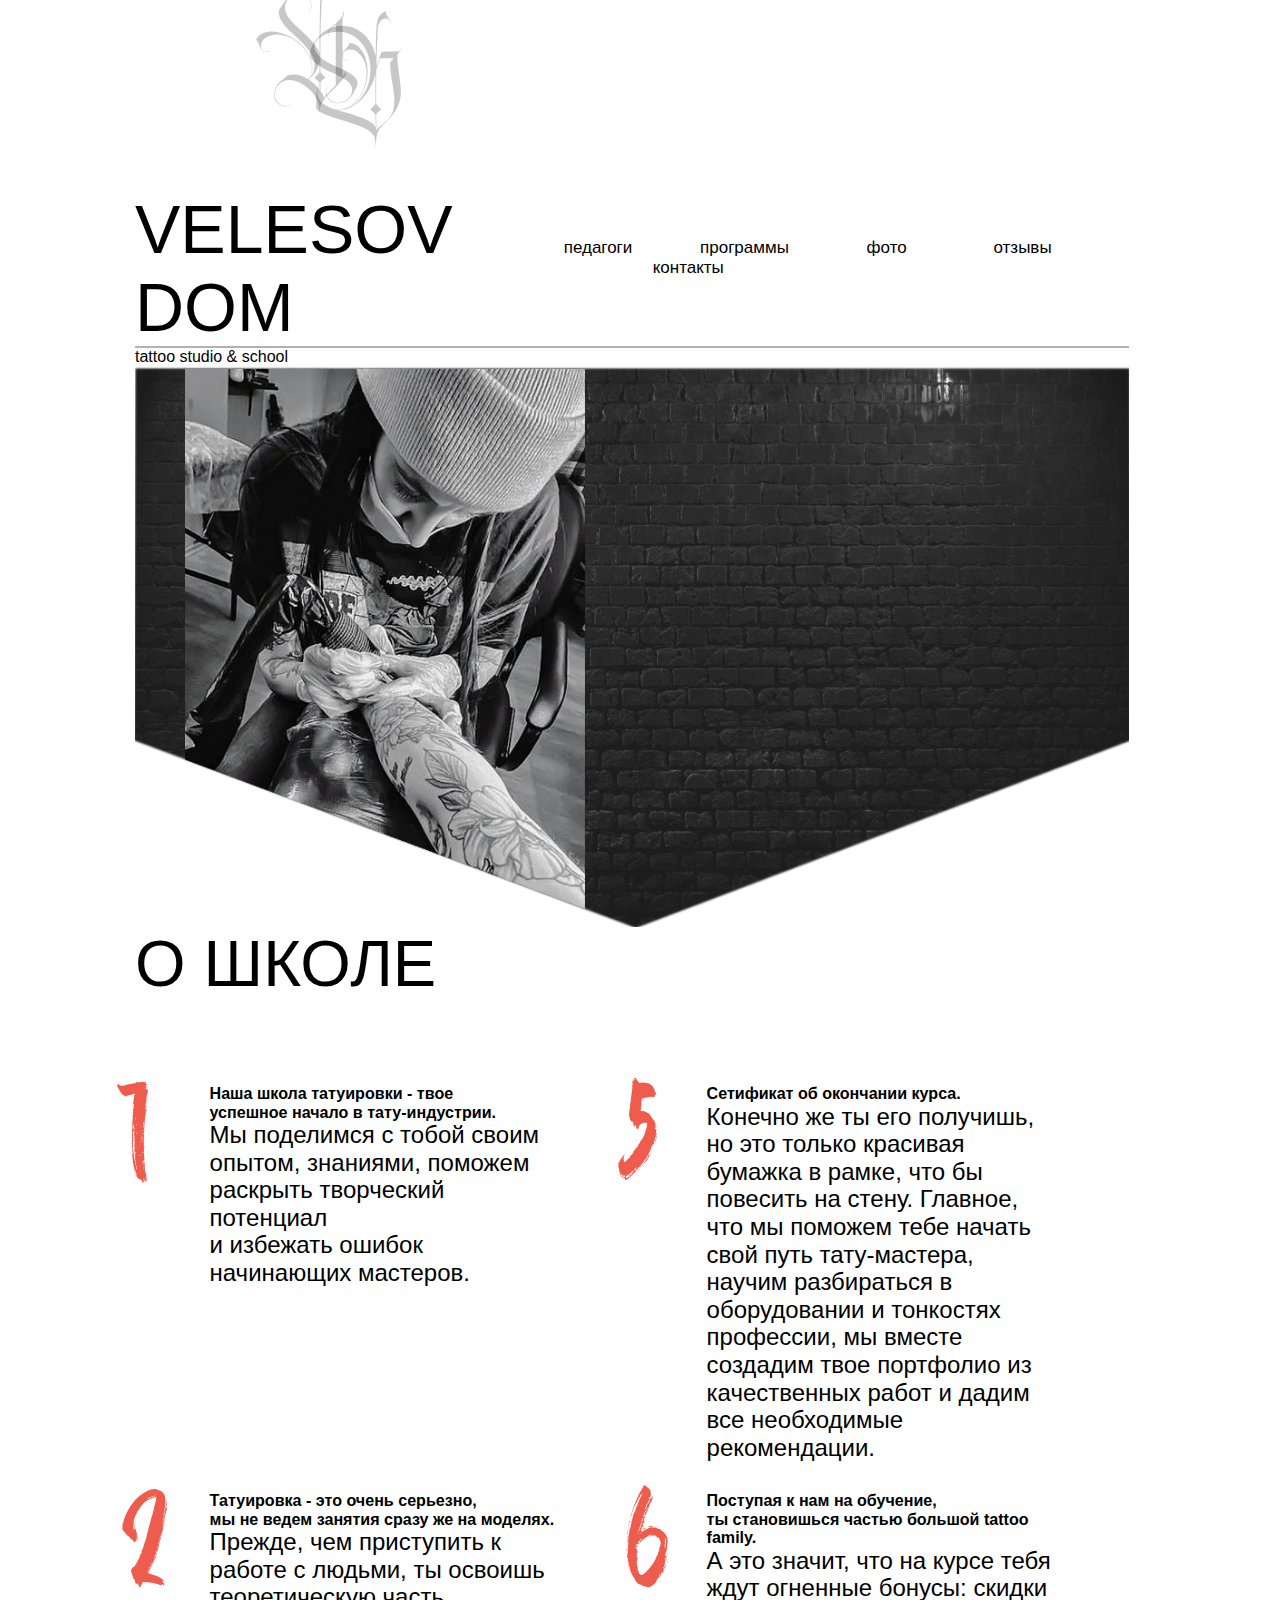
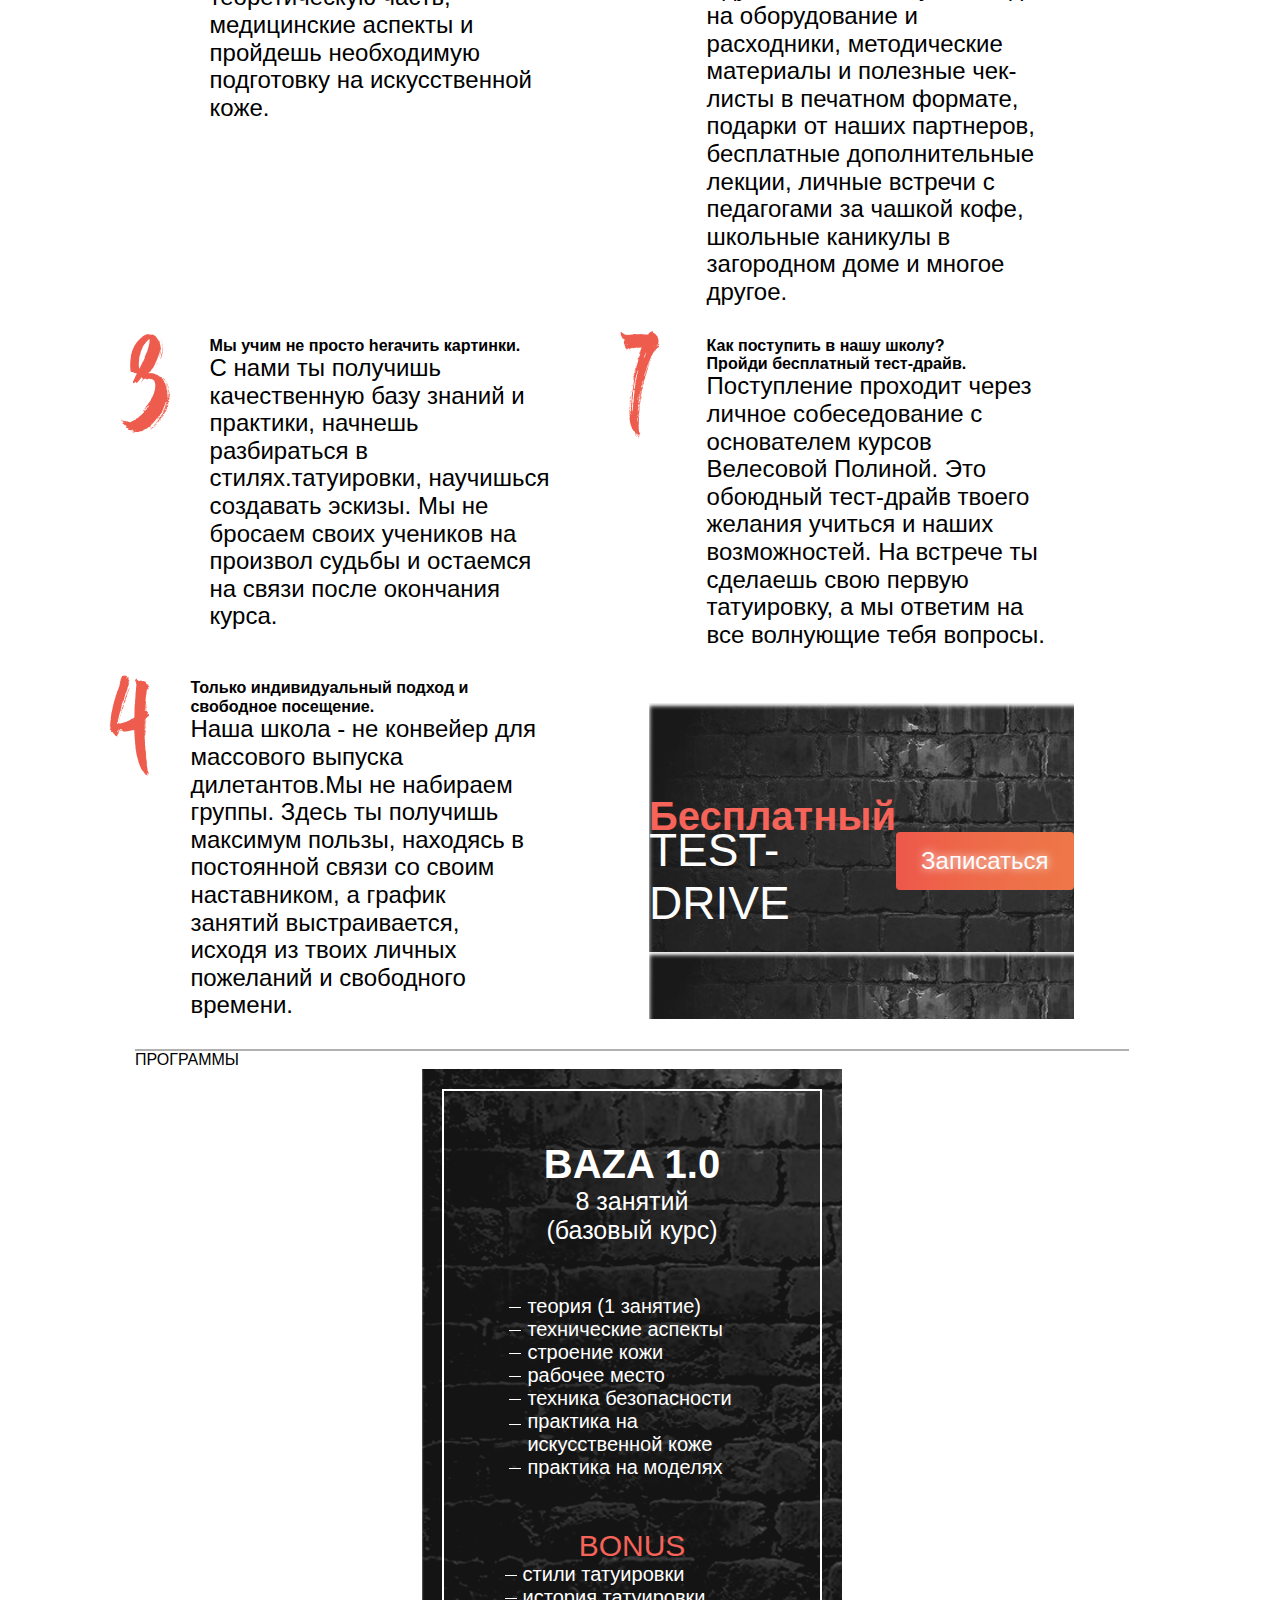
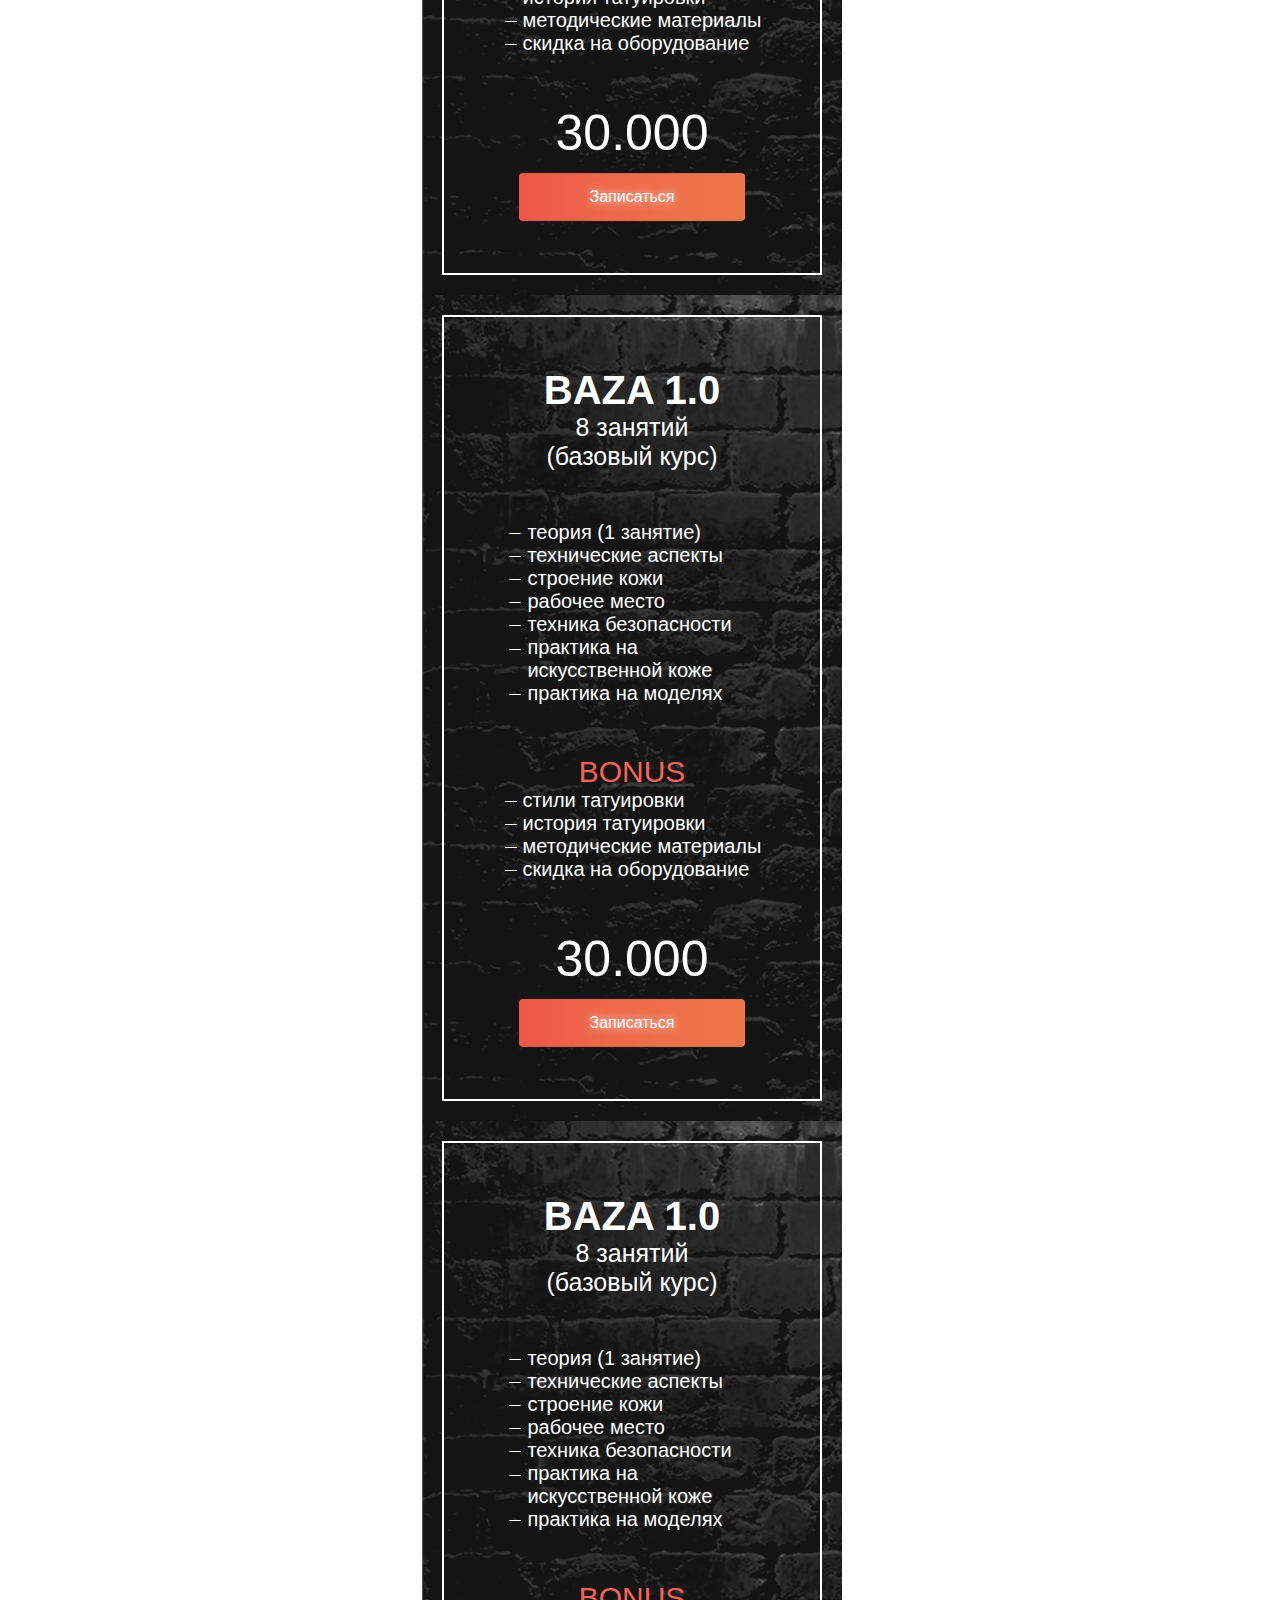
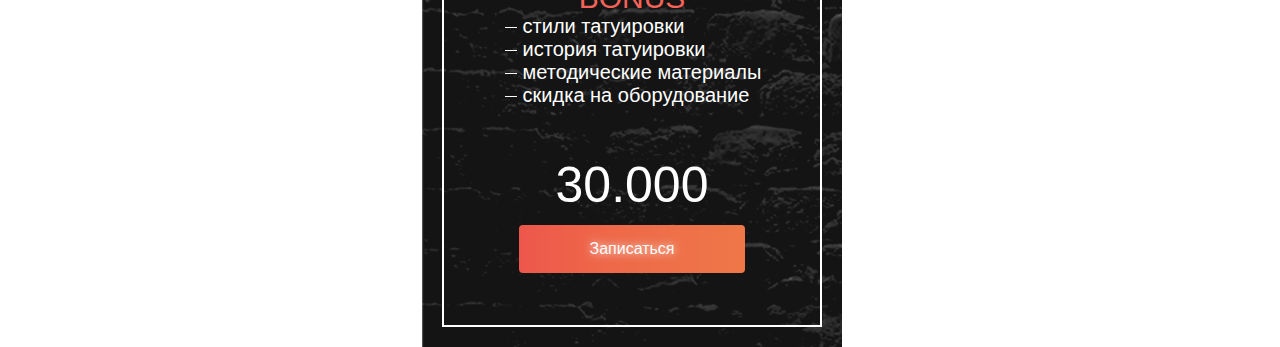
<file: app/index.html>
<!DOCTYPE html>
<html lang="en">
<head>
    <meta charset="UTF-8">
    <meta http-equiv="X-UA-Compatible" content="IE=edge">
    <meta name="viewport" content="width=device-width, initial-scale=1.0">
    <title>Velesov Dom</title>
    <link rel="stylesheet" href="css/libs.min.css">
    <link rel="stylesheet" href="css/style.min.css">
</head>
<body>
    <header class="header">
        <div class="container">
            <div class="header__top">
                <div class="header__inner">
                    <a class="header__logo" href="#">
                        Velesov Dom
                        <div class="header__logo-word"> <span>v</span>d</div>
                    </a>
                    <nav class="header__nav">
                        <ul class="header__list">
                            <li class="header__list-item">
                                <a href="#">
                                    педагоги
                                </a>
                            </li>
                            <li class="header__list-item header__list-item--two">
                                <a href="#">
                                    программы
                                </a>
                            </li>
                            <li class="header__list-item header__list-item--three">
                                <a href="#">
                                    фото
                                </a>
                            </li>
                            <li class="header__list-item header__list-item--four">
                                <a href="#">
                                    отзывы
                                </a>
                            </li>
                            <li class="header__list-item header__list-item--five">
                                <a href="#">
                                    контакты
                                </a>
                            </li>
                        </ul>
                    </nav>
                </div>
                    
            </div>
            <div class="header__intro">
                 <div class="header__intro-name">
                tattoo studio & school
                </div>
                <div class="image-block">
                
                    <div class="image">
                        <img src="images/intro.png" alt="">
                    </div>
                </div>
            </div>
           
          
            <div class="header__bottom">
                <div class="header__bottom-name">
                    <h3>О ШКОЛЕ</h3>
                </div>
                    <div class="header__bottom-row">
                        <div class="header__bottom-content header__bottom-content--left">
                            <span>1</span>
                            <h6 class="header__bottom-title">
                                Наша школа татуировки - твое <br>
                                успешное начало в тату-индустрии.
                            </h6>
                            <p class="header__bottom-text">
                                Мы поделимся с тобой своим опытом, знаниями,
                                поможем раскрыть творческий потенциал <br>
                                и избежать ошибок начинающих мастеров.
                            </p>
                        </div>
                        <div class="header__bottom-content header__bottom-content--right">
                            <span>5</span>
                            <h6 class="header__bottom-title">
                                Сетификат об окончании курса.
                            </h6>
                            <p class="header__bottom-text">
                                Конечно же ты его получишь, но это только 
                                красивая бумажка в рамке, что бы повесить на стену. 
                                Главное, что мы поможем тебе начать свой путь 
                                тату-мастера, научим разбираться в оборудовании 
                                и тонкостях профессии, мы вместе создадим твое портфолио 
                                из качественных работ и дадим все необходимые рекомендации.
                            </p>
                        </div>
                    </div>
                    <div class="header__bottom-row">
                        <div class="header__bottom-content header__bottom-content--left">
                            <span>2</span>
                            <h6 class="header__bottom-title">
                                Татуировка - это очень серьезно, <br>
                                мы не ведем занятия сразу же на моделях.
                            </h6>
                            <p class="header__bottom-text">
                                Прежде, чем приступить к работе с людьми,
                                ты освоишь теоретическую часть, медицинские аспекты и
                                пройдешь необходимую подготовку на искусственной коже.
                            </p>
                        </div>
                        <div class="header__bottom-content header__bottom-content--right">
                            <span>6</span>
                            <h6 class="header__bottom-title">
                                Поступая к нам на обучение, <br>
                                ты становишься частью большой tattoo family.
                            </h6>
                            <p class="header__bottom-text">
                                А это значит, что на курсе тебя ждут огненные бонусы: 
                                скидки на оборудование и расходники, 
                                методические материалы и полезные чек-листы 
                                в печатном формате, подарки от наших партнеров, 
                                бесплатные дополнительные лекции, 
                                личные встречи с педагогами за чашкой кофе,
                                школьные каникулы в загородном доме и многое другое.
                            </p>
                        </div>
                    </div>
                    <div class="header__bottom-row">
                        <div class="header__bottom-content header__bottom-content--left">
                            <span>3</span>
                            <h6 class="header__bottom-title">
                                Мы учим не просто herачить картинки.
                            </h6>
                            <p class="header__bottom-text">
                                С нами ты получишь качественную базу знаний и практики, 
                                начнешь разбираться в стилях.татуировки, 
                                научишься создавать эскизы.
                                Мы не бросаем своих учеников на произвол судьбы 
                                и остаемся на связи после окончания курса.
                            </p>
                        </div>
                        <div class="header__bottom-content header__bottom-content--right">
                            <span>7</span>
                            <h6 class="header__bottom-title">
                                Как поступить в нашу школу? <br>
                                Пройди бесплатный тест-драйв.
                            </h6>
                            <p class="header__bottom-text">
                                Поступление проходит через личное собеседование 
                                с основателем курсов Велесовой Полиной. 
                                Это обоюдный тест-драйв твоего желания учиться
                                и наших возможностей. 
                                На встрече ты сделаешь свою первую татуировку, 
                                а мы ответим на все волнующие тебя вопросы. 
                            </p>
                        </div>
                    </div>
                    <div class="header__bottom-row header__bottom-row--bottom">
                        <div class="header__bottom-content header__bottom-content--bottom">
                            <span>4</span>
                            <h6 class="header__bottom-title">
                                Только индивидуальный подход и <br>
                                свободное посещение.
                            </h6>
                            <p class="header__bottom-text">
                                Наша школа - не конвейер для массового 
                                выпуска дилетантов.Мы не набираем группы. 
                                Здесь ты получишь максимум пользы, 
                                находясь в постоянной связи со своим наставником, 
                                а график занятий выстраивается, исходя из 
                                твоих личных пожеланий и свободного времени.
                            </p>

                        </div>
                        <div class="header__bottom-content header__bottom-content--buttons">

                            <div class="header__bottom-buttons">
                                <h3 class="buttons-title">Бесплатный</h3>
                                <h3 class="buttons-subtitle">TEST-DRIVE</h3>
                            </div>
                            <a class="btn" href="#">Записаться</a>

                        </div>
                       
                    </div>
        </div>
    </header>
    <section class="slider">
            <div class="container">
                <div class="slider__name">
                    ПРОГРАММЫ
                </div>
                <div class="slider__inner">
                    <div class="slider__item">
                        <div class="slider__content">
                            <div class="slider__content-title">
                                BAZA 1.0
                                 <div class="slider__content-text">
                                8 занятий <br>
                                (базовый курс)
                                </div>
                            </div>
                           
                                 <ul class="slider__list slider__list--one">
                                <li>теория (1 занятие)</li>
                                <li>технические аспекты</li>
                                <li>строение кожи</li>
                                <li>рабочее место</li>
                                <li>техника безопасности</li>
                                <li class="line"> практика на <br>
                                    искусственной коже</li>
                                <li>практика на моделях</li>
                            </ul>
                           

                            <div class="slider__subtitle">
                                BONUS
                                <ul class="slider__list slider__list--two">
                                    <li>стили татуировки</li>
                                    <li>история татуировки</li>
                                    <li>методические материалы</li>
                                    <li>скидка на оборудование</li>
                                </ul>
                            </div>
                            <div class="slider__price">
                                <h3>30.000</h3> 
                                <a href="" class="btn slider__price-btn">Записаться</a>
                            </div>
                            
                        </div>
                    </div>

                    <div class="slider__item">
                        <div class="slider__content">
                            <div class="slider__content-title">
                                BAZA 1.0
                                 <div class="slider__content-text">
                                8 занятий <br>
                                (базовый курс)
                                </div>
                            </div>
                           
                                 <ul class="slider__list slider__list--one">
                                <li>теория (1 занятие)</li>
                                <li>технические аспекты</li>
                                <li>строение кожи</li>
                                <li>рабочее место</li>
                                <li>техника безопасности</li>
                                <li class="line"> практика на <br>
                                    искусственной коже</li>
                                <li>практика на моделях</li>
                            </ul>
                           

                            <div class="slider__subtitle">
                                BONUS
                                <ul class="slider__list slider__list--two">
                                    <li>стили татуировки</li>
                                    <li>история татуировки</li>
                                    <li>методические материалы</li>
                                    <li>скидка на оборудование</li>
                                </ul>
                            </div>
                            <div class="slider__price">
                                <h3>30.000</h3> 
                                <a href="" class="btn slider__price-btn">Записаться</a>
                            </div>
                            
                        </div>
                    </div>
                    <div class="slider__item">
                        <div class="slider__content">
                            <div class="slider__content-title">
                                BAZA 1.0
                                 <div class="slider__content-text">
                                8 занятий <br>
                                (базовый курс)
                                </div>
                            </div>
                           
                                 <ul class="slider__list slider__list--one">
                                <li>теория (1 занятие)</li>
                                <li>технические аспекты</li>
                                <li>строение кожи</li>
                                <li>рабочее место</li>
                                <li>техника безопасности</li>
                                <li class="line"> практика на <br>
                                    искусственной коже</li>
                                <li>практика на моделях</li>
                            </ul>
                           

                            <div class="slider__subtitle">
                                BONUS
                                <ul class="slider__list slider__list--two">
                                    <li>стили татуировки</li>
                                    <li>история татуировки</li>
                                    <li>методические материалы</li>
                                    <li>скидка на оборудование</li>
                                </ul>
                            </div>
                            <div class="slider__price">
                                <h3>30.000</h3> 
                                <a href="" class="btn slider__price-btn">Записаться</a>
                            </div>
                            
                        </div>
                    </div>

            </div>
    </section>

    

    <script src="https://ajax.googleapis.com/ajax/libs/jquery/3.5.1/jquery.min.js"></script>
    <script src="js/libs.min.js"></script>
    <script src="js/main.js"></script>
</body>
</html>
</file>
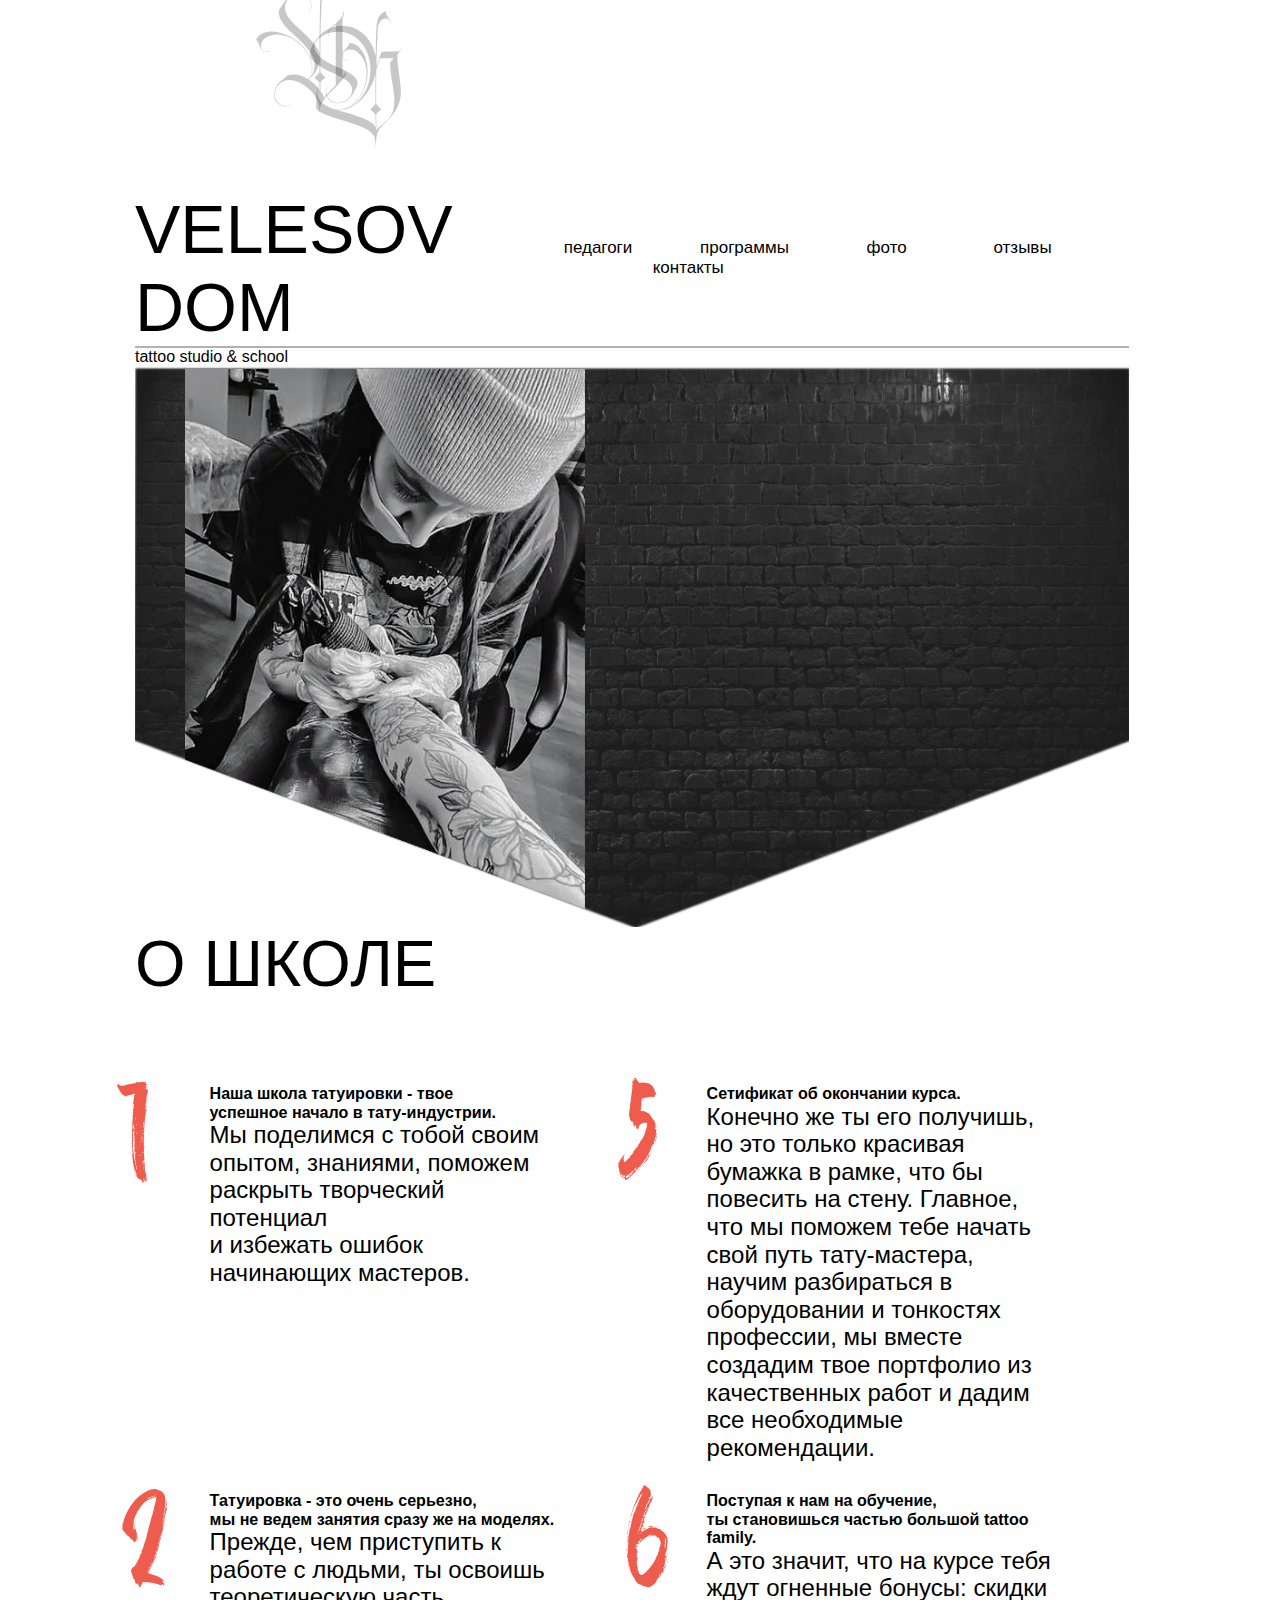
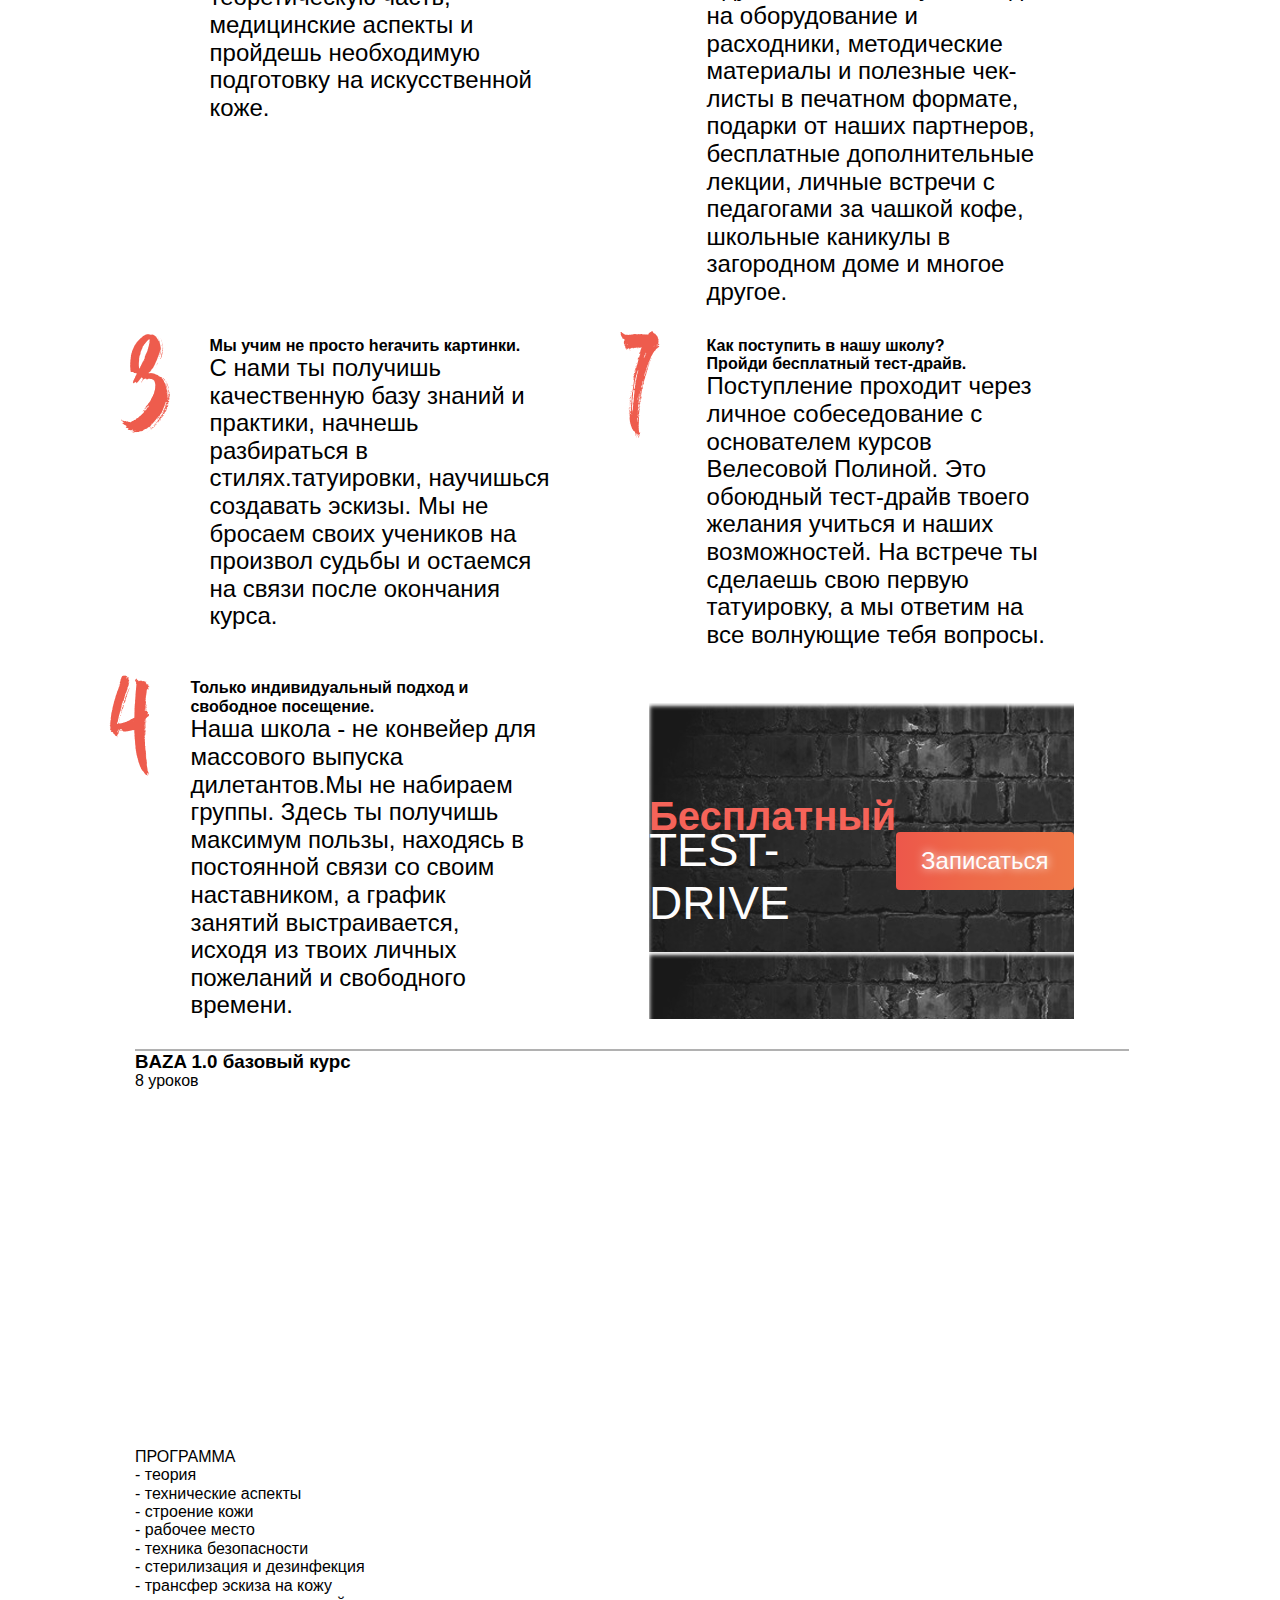
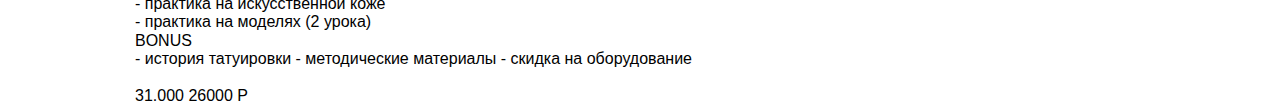
<file: app/programms.html>
<!DOCTYPE html>
<html lang="en">
<head>
    <meta charset="UTF-8">
    <meta http-equiv="X-UA-Compatible" content="IE=edge">
    <meta name="viewport" content="width=device-width, initial-scale=1.0">
    <title>Velesov Dom</title>
    <link rel="stylesheet" href="css/libs.min.css">
    <link rel="stylesheet" href="css/style.min.css">
</head>
<body>
    <header class="header">
        <div class="container">
            <div class="header__top">
                <div class="header__inner">
                    <a class="header__logo" href="#">
                        Velesov Dom
                        <div class="header__logo-word"> <span>v</span>d</div>
                    </a>
                    <nav class="header__nav">
                        <ul class="header__list">
                            <li class="header__list-item">
                                <a href="#">
                                    педагоги
                                </a>
                            </li>
                            <li class="header__list-item header__list-item--two">
                                <a href="#">
                                    программы
                                </a>
                            </li>
                            <li class="header__list-item header__list-item--three">
                                <a href="#">
                                    фото
                                </a>
                            </li>
                            <li class="header__list-item header__list-item--four">
                                <a href="#">
                                    отзывы
                                </a>
                            </li>
                            <li class="header__list-item header__list-item--five">
                                <a href="#">
                                    контакты
                                </a>
                            </li>
                        </ul>
                    </nav>
                </div>
                    
            </div>
            <div class="header__intro">
                 <div class="header__intro-name">
                tattoo studio & school
                </div>
                <div class="image-block">
                
                    <div class="image">
                        <img src="images/intro.png" alt="">
                    </div>
                </div>
            </div>
           
          
            <div class="header__bottom">
                <div class="header__bottom-name">
                    <h3>О ШКОЛЕ</h3>
                </div>
                    <div class="header__bottom-row">
                        <div class="header__bottom-content header__bottom-content--left">
                            <span>1</span>
                            <h6 class="header__bottom-title">
                                Наша школа татуировки - твое <br>
                                успешное начало в тату-индустрии.
                            </h6>
                            <p class="header__bottom-text">
                                Мы поделимся с тобой своим опытом, знаниями,
                                поможем раскрыть творческий потенциал <br>
                                и избежать ошибок начинающих мастеров.
                            </p>
                        </div>
                        <div class="header__bottom-content header__bottom-content--right">
                            <span>5</span>
                            <h6 class="header__bottom-title">
                                Сетификат об окончании курса.
                            </h6>
                            <p class="header__bottom-text">
                                Конечно же ты его получишь, но это только 
                                красивая бумажка в рамке, что бы повесить на стену. 
                                Главное, что мы поможем тебе начать свой путь 
                                тату-мастера, научим разбираться в оборудовании 
                                и тонкостях профессии, мы вместе создадим твое портфолио 
                                из качественных работ и дадим все необходимые рекомендации.
                            </p>
                        </div>
                    </div>
                    <div class="header__bottom-row">
                        <div class="header__bottom-content header__bottom-content--left">
                            <span>2</span>
                            <h6 class="header__bottom-title">
                                Татуировка - это очень серьезно, <br>
                                мы не ведем занятия сразу же на моделях.
                            </h6>
                            <p class="header__bottom-text">
                                Прежде, чем приступить к работе с людьми,
                                ты освоишь теоретическую часть, медицинские аспекты и
                                пройдешь необходимую подготовку на искусственной коже.
                            </p>
                        </div>
                        <div class="header__bottom-content header__bottom-content--right">
                            <span>6</span>
                            <h6 class="header__bottom-title">
                                Поступая к нам на обучение, <br>
                                ты становишься частью большой tattoo family.
                            </h6>
                            <p class="header__bottom-text">
                                А это значит, что на курсе тебя ждут огненные бонусы: 
                                скидки на оборудование и расходники, 
                                методические материалы и полезные чек-листы 
                                в печатном формате, подарки от наших партнеров, 
                                бесплатные дополнительные лекции, 
                                личные встречи с педагогами за чашкой кофе,
                                школьные каникулы в загородном доме и многое другое.
                            </p>
                        </div>
                    </div>
                    <div class="header__bottom-row">
                        <div class="header__bottom-content header__bottom-content--left">
                            <span>3</span>
                            <h6 class="header__bottom-title">
                                Мы учим не просто herачить картинки.
                            </h6>
                            <p class="header__bottom-text">
                                С нами ты получишь качественную базу знаний и практики, 
                                начнешь разбираться в стилях.татуировки, 
                                научишься создавать эскизы.
                                Мы не бросаем своих учеников на произвол судьбы 
                                и остаемся на связи после окончания курса.
                            </p>
                        </div>
                        <div class="header__bottom-content header__bottom-content--right">
                            <span>7</span>
                            <h6 class="header__bottom-title">
                                Как поступить в нашу школу? <br>
                                Пройди бесплатный тест-драйв.
                            </h6>
                            <p class="header__bottom-text">
                                Поступление проходит через личное собеседование 
                                с основателем курсов Велесовой Полиной. 
                                Это обоюдный тест-драйв твоего желания учиться
                                и наших возможностей. 
                                На встрече ты сделаешь свою первую татуировку, 
                                а мы ответим на все волнующие тебя вопросы. 
                            </p>
                        </div>
                    </div>
                    <div class="header__bottom-row header__bottom-row--bottom">
                        <div class="header__bottom-content header__bottom-content--bottom">
                            <span>4</span>
                            <h6 class="header__bottom-title">
                                Только индивидуальный подход и <br>
                                свободное посещение.
                            </h6>
                            <p class="header__bottom-text">
                                Наша школа - не конвейер для массового 
                                выпуска дилетантов.Мы не набираем группы. 
                                Здесь ты получишь максимум пользы, 
                                находясь в постоянной связи со своим наставником, 
                                а график занятий выстраивается, исходя из 
                                твоих личных пожеланий и свободного времени.
                            </p>

                        </div>
                        <div class="header__bottom-content header__bottom-content--buttons">

                            <div class="header__bottom-buttons">
                                <h3 class="buttons-title">Бесплатный</h3>
                                <h3 class="buttons-subtitle">TEST-DRIVE</h3>
                            </div>
                            <a class="btn" href="#">Записаться</a>

                        </div>
                       
                    </div>
        </div>
    </header>
    <section class="programms">
        <div class="container">
            <div class="programms__inner">
                <div class="programms__item programms__item--one">

                    
                        <div class="programms__content">
                            <div class="programms__name">
                                <h3>BAZA 1.0 базовый курс</h3>
                                <p>8 уроков</p>
                            </div>
                            <div class="programms__programm">
                                <div class="programms__programm-name">
                                    ПРОГРАММА
                                </div>
                                <ul class="programms__programm-list">
                                    <li>- теория</li>
                                    <li>- технические аспекты</li>
                                    <li>- строение кожи</li>
                                    <li>- рабочее место</li>
                                    <li>- техника безопасности</li>
                                    <li>- стерилизация и дезинфекция</li>
                                    <li>- трансфер эскиза на кожу</li>
                                    <li>- практика на искусственной коже</li>
                                    <li>- практика на моделях (2 урока)</li>
                                </ul>

                            </div>
                            
                            <div class="programms__bonus">
                                <div class="programms__bonus-name">
                                    BONUS
                                </div>
                                <ul class="programms__bonus-list">
                                    <li>- история татуировки</li>
                                    <li>- методические материалы</li>
                                    <li>- скидка на оборудование</li>
                                </ul>
                            </div>
                            <div class="programms__bottom">
                                <a href="#"></a>
                                <div class="programms__bottom-price">
                                    31.000 <span>26000 Р</span>
                                </div>
                            </div>
                            


                           
                        </div>

                </div>
            </div>
        </div>
    </section>

    

    <script src="https://ajax.googleapis.com/ajax/libs/jquery/3.5.1/jquery.min.js"></script>
    <script src="js/libs.min.js"></script>
    <script src="js/main.js"></script>
</body>
</html>
</file>
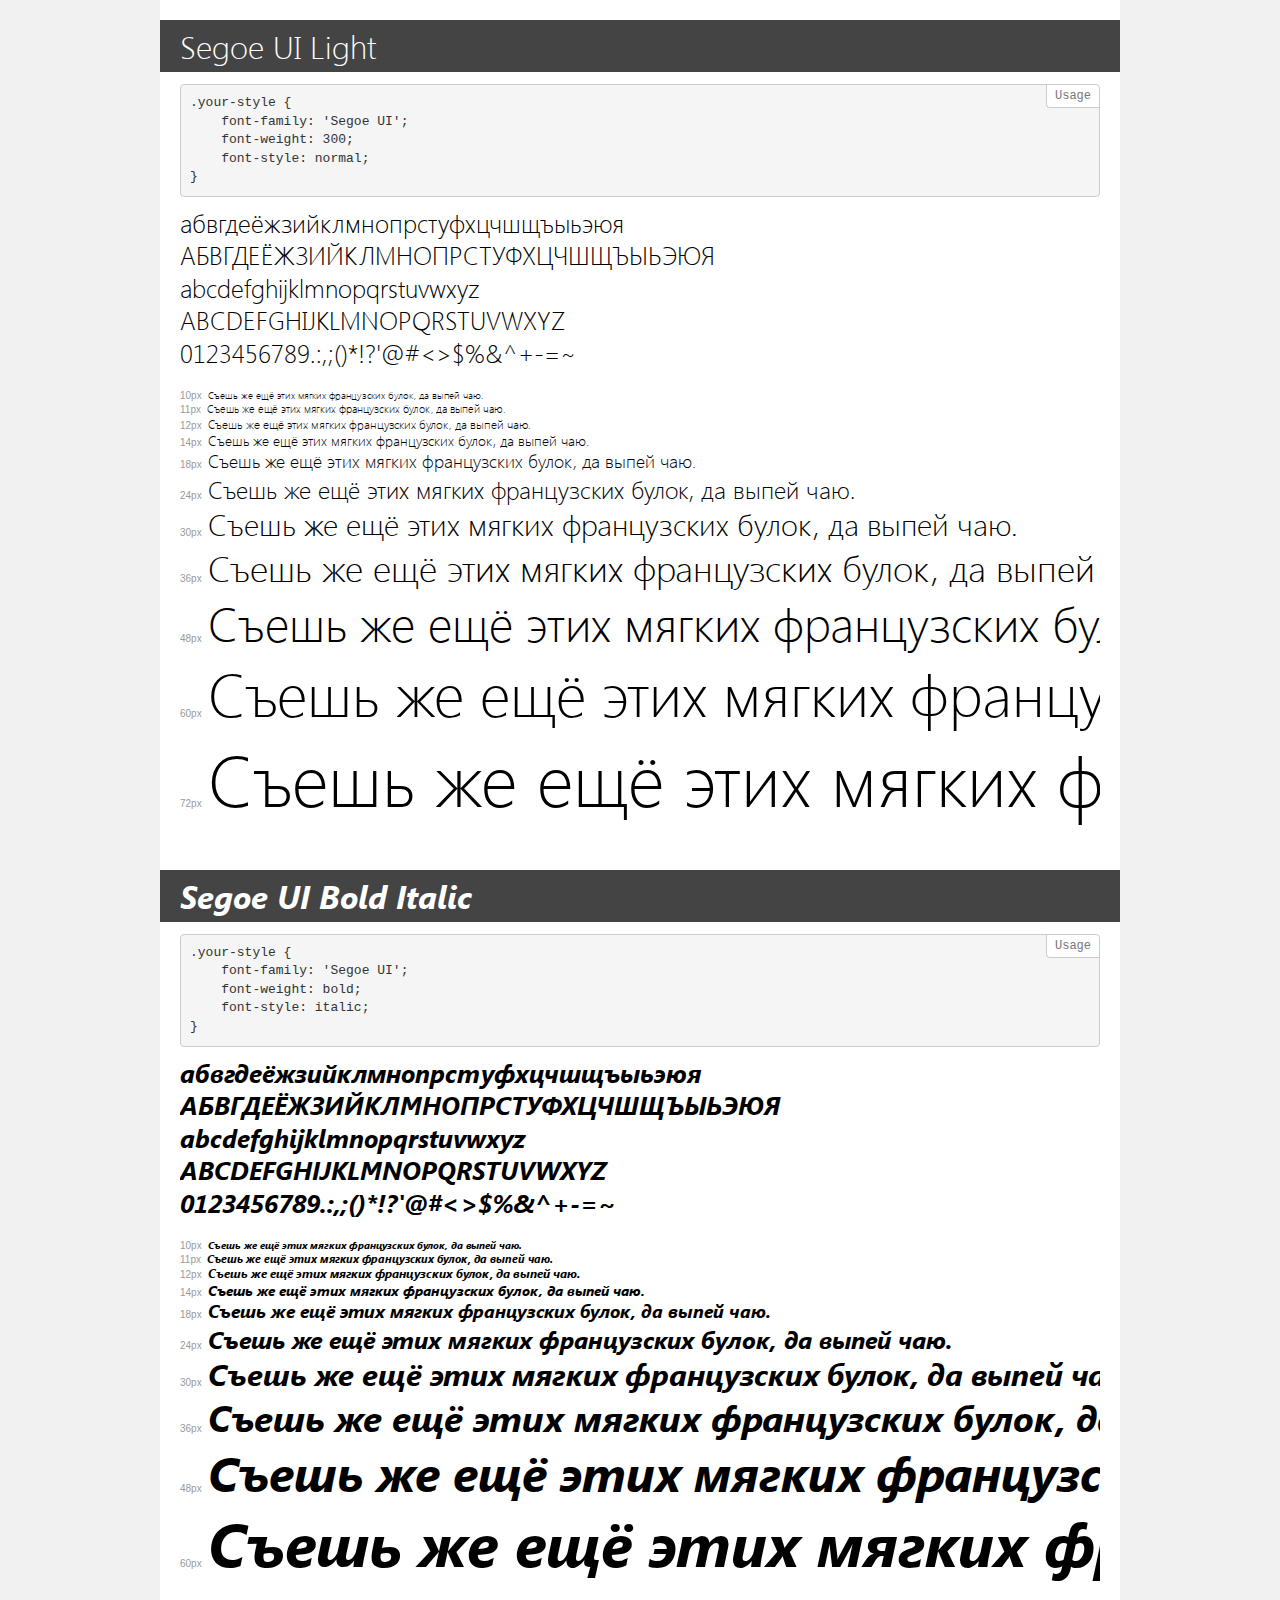
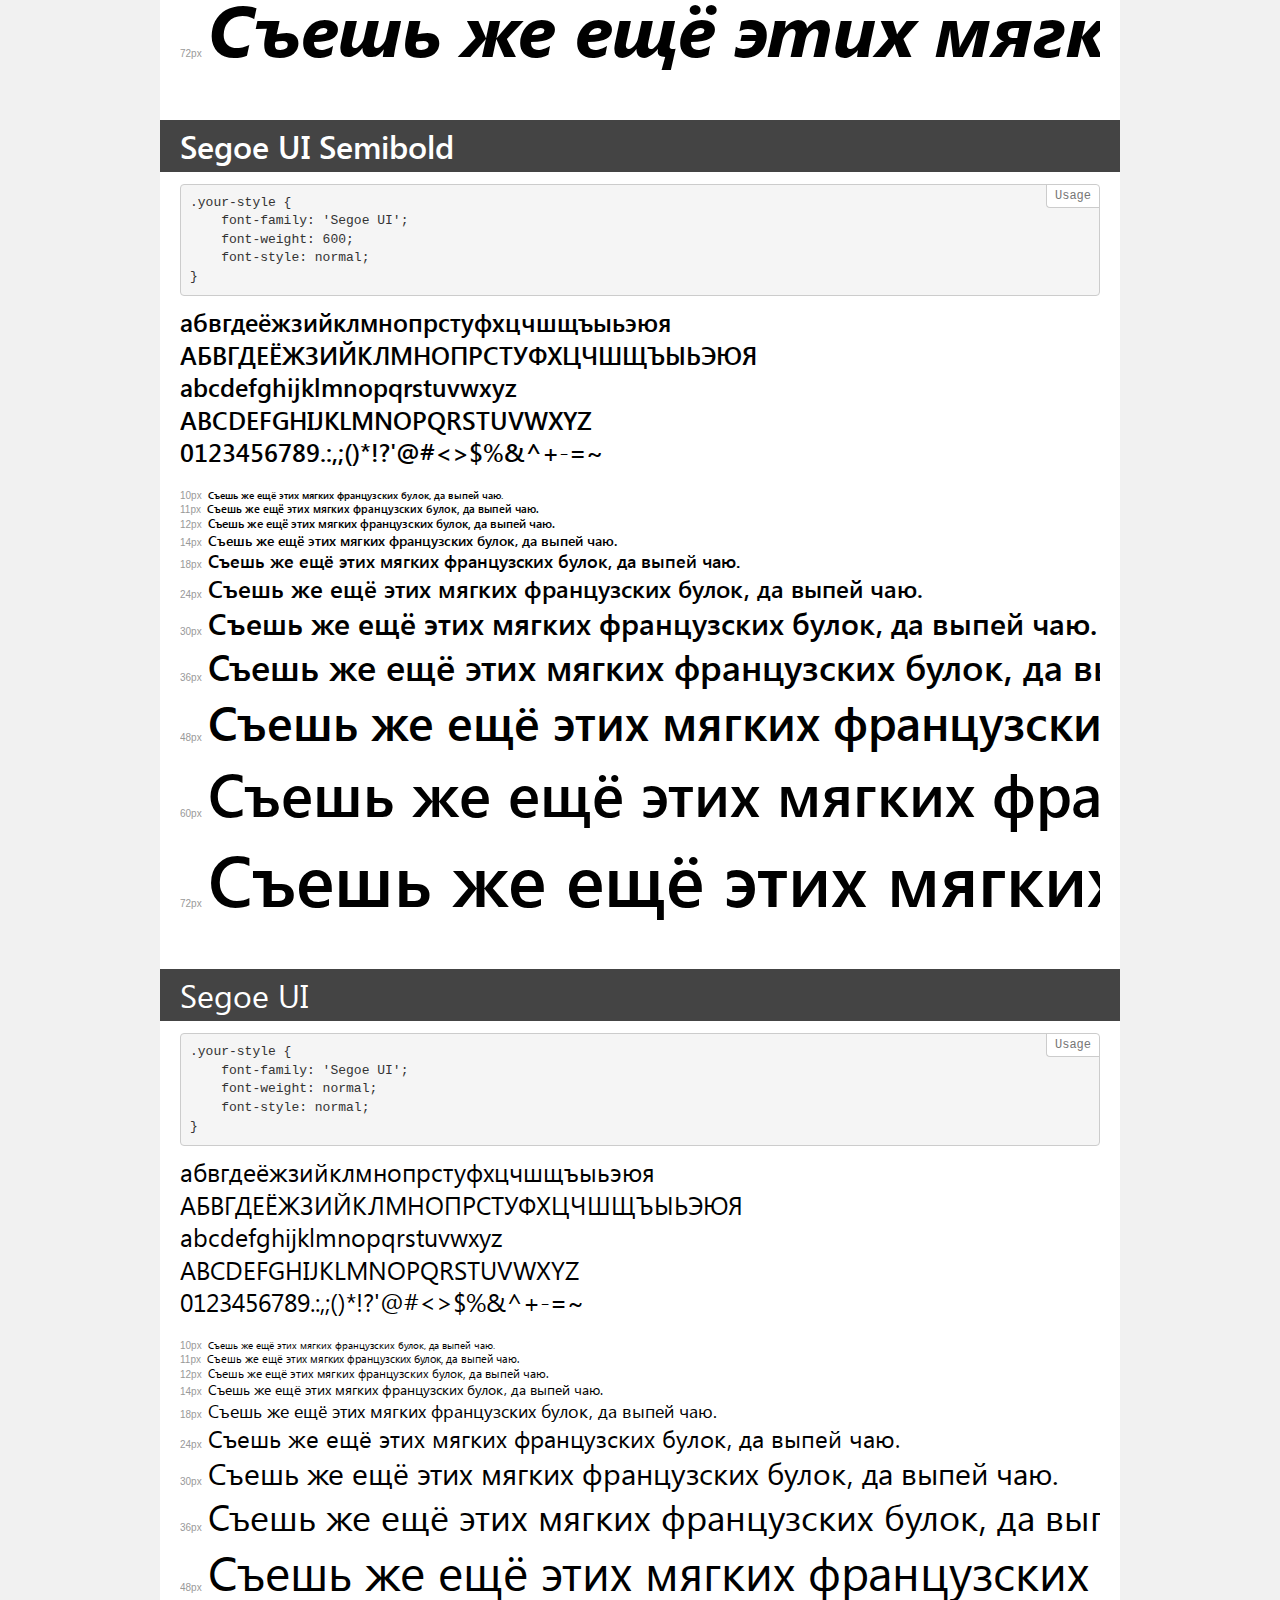
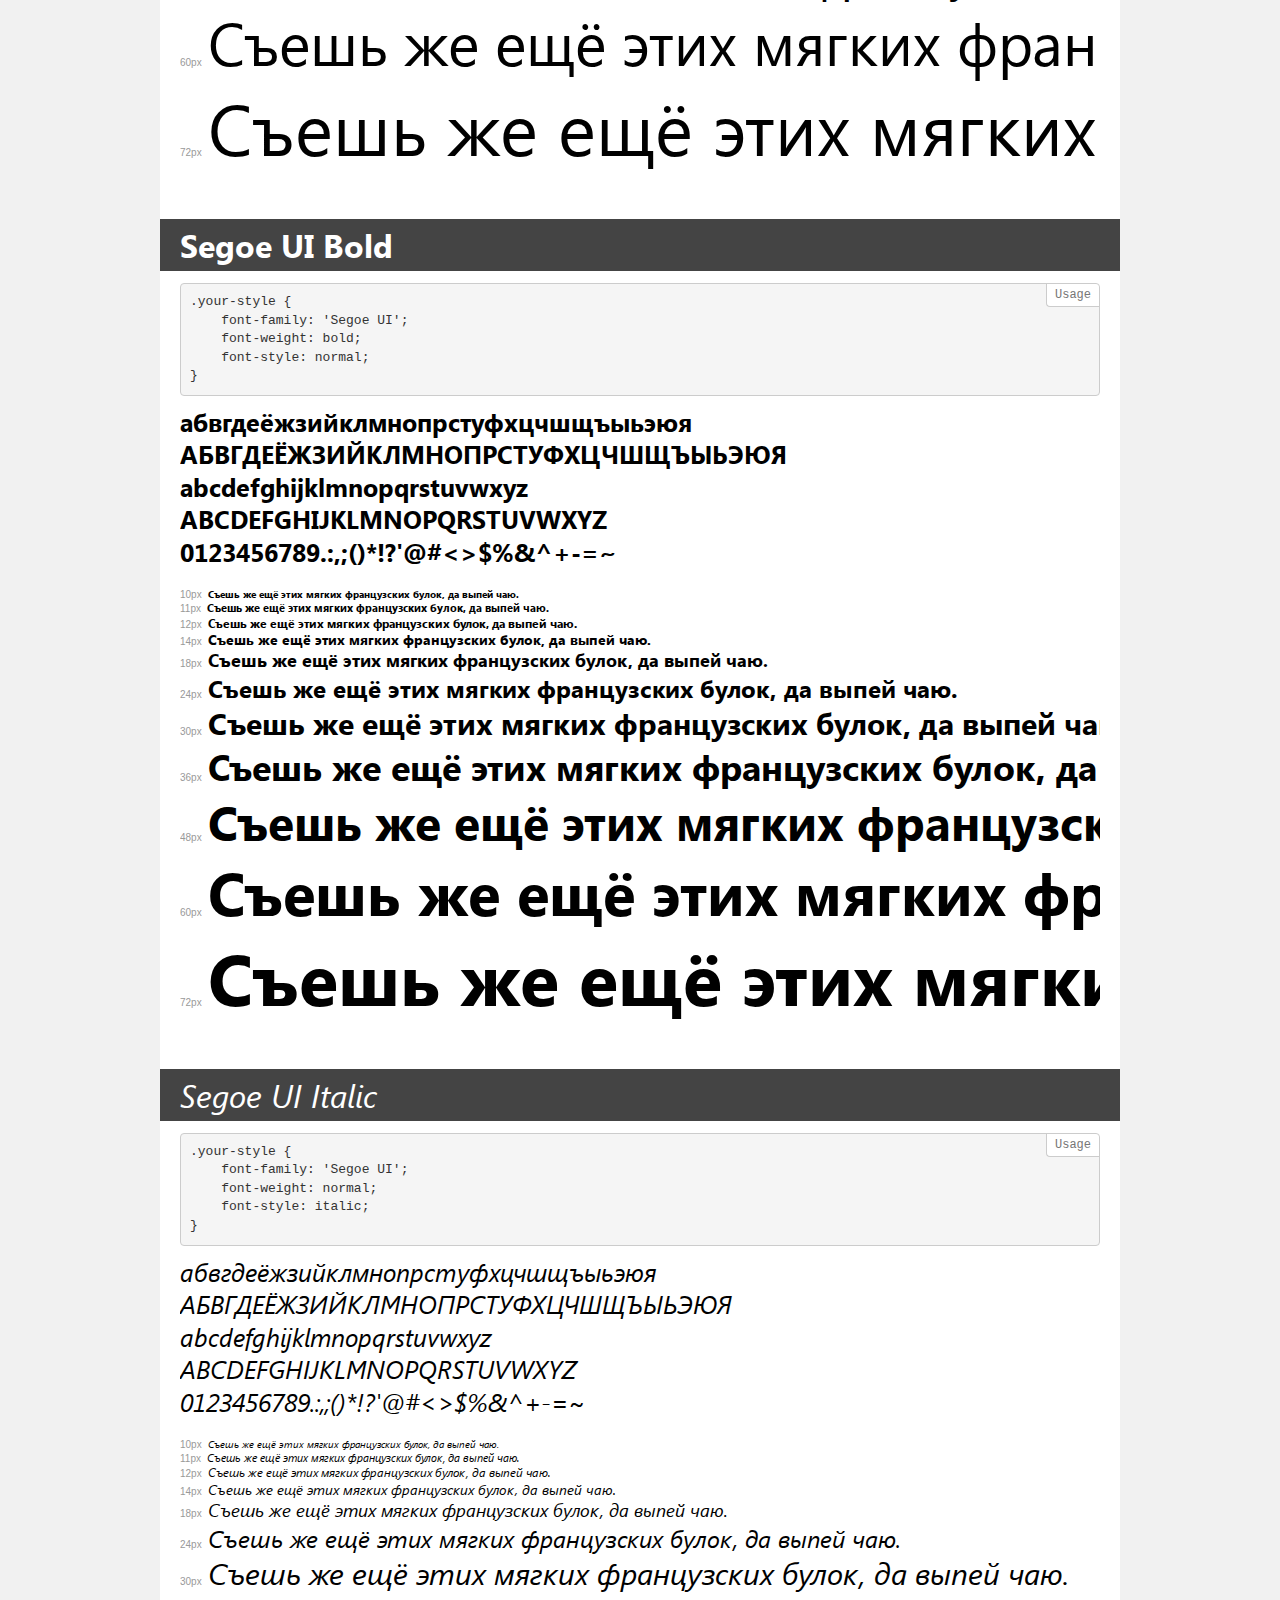
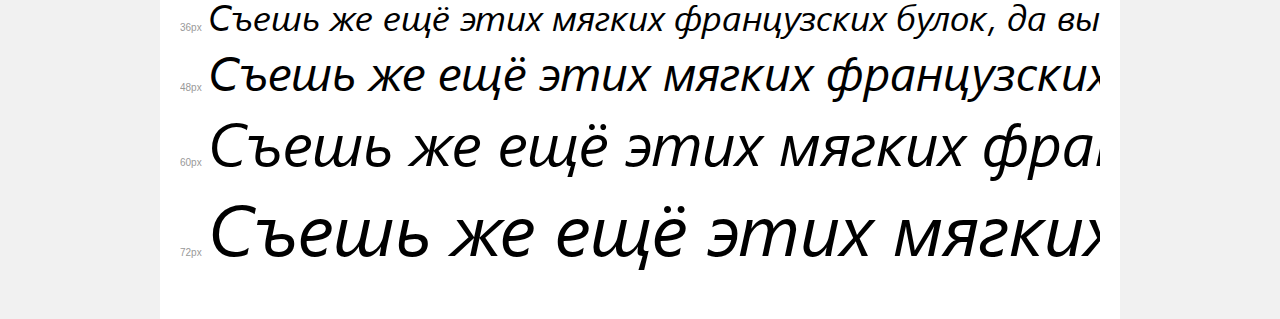
<file: app/fonts/SegoeUI/demo.html>
<!DOCTYPE html>
<html>
<head>
	<meta charset="utf-8">
	<meta http-equiv="X-UA-Compatible" content="IE=edge">
	<meta name="viewport" content="width=device-width, initial-scale=1">
	<meta name="robots" content="noindex, noarchive">
	<title>Transfonter demo</title>
	<link href="stylesheet.css" rel="stylesheet">
	<style>
		/*
		http://meyerweb.com/eric/tools/css/reset/
		v2.0 | 20110126
		License: none (public domain)
		*/
		html, body, div, span, applet, object, iframe,
		h1, h2, h3, h4, h5, h6, p, blockquote, pre,
		a, abbr, acronym, address, big, cite, code,
		del, dfn, em, img, ins, kbd, q, s, samp,
		small, strike, strong, sub, sup, tt, var,
		b, u, i, center,
		dl, dt, dd, ol, ul, li,
		fieldset, form, label, legend,
		table, caption, tbody, tfoot, thead, tr, th, td,
		article, aside, canvas, details, embed,
		figure, figcaption, footer, header, hgroup,
		menu, nav, output, ruby, section, summary,
		time, mark, audio, video {
			margin: 0;
			padding: 0;
			border: 0;
			font-size: 100%;
			font: inherit;
			vertical-align: baseline;
		}
		/* HTML5 display-role reset for older browsers */
		article, aside, details, figcaption, figure,
		footer, header, hgroup, menu, nav, section {
			display: block;
		}
		body {
			line-height: 1;
		}
		ol, ul {
			list-style: none;
		}
		blockquote, q {
			quotes: none;
		}
		blockquote:before, blockquote:after,
		q:before, q:after {
			content: '';
			content: none;
		}
		table {
			border-collapse: collapse;
			border-spacing: 0;
		}
		/* common styles */
		body {
			background: #f1f1f1;
			color: #000;
		}
		.page {
			background: #fff;
			width: 920px;
			margin: 0 auto;
			padding: 20px 20px 0 20px;
			overflow: hidden;
		}
		.font-container {
			overflow-x: auto;
			overflow-y: hidden;
			margin-bottom: 40px;
			line-height: 1.3;
			white-space: nowrap;
			padding-bottom: 5px;
		}
		h1 {
			position: relative;
			background: #444;
			font-size: 32px;
			color: #fff;
			padding: 10px 20px;
			margin: 0 -20px 12px -20px;
		}
		.letters {
			font-size: 25px;
			margin-bottom: 20px;
		}
		.s10:before {
			content: '10px';
		}
		.s11:before {
			content: '11px';
		}
		.s12:before {
			content: '12px';
		}
		.s14:before {
			content: '14px';
		}
		.s18:before {
			content: '18px';
		}
		.s24:before {
			content: '24px';
		}
		.s30:before {
			content: '30px';
		}
		.s36:before {
			content: '36px';
		}
		.s48:before {
			content: '48px';
		}
		.s60:before {
			content: '60px';
		}
		.s72:before {
			content: '72px';
		}
		.s10:before, .s11:before, .s12:before, .s14:before,
		.s18:before, .s24:before, .s30:before, .s36:before,
		.s48:before, .s60:before, .s72:before {
			font-family: Arial, sans-serif;
			font-size: 10px;
			font-weight: normal;
			font-style: normal;
			color: #999;
			padding-right: 6px;
		}
		pre {
			display: block;
			position: relative;
			padding: 9px;
			margin: 0 0 10px;
			font-family: Monaco, Menlo, Consolas, "Courier New", monospace !important;
			font-size: 13px;
			line-height: 1.428571429;
			color: #333;
			font-weight: normal !important;
			font-style: normal !important;
			background-color: #f5f5f5;
			border: 1px solid #ccc;
			overflow-x: auto;
			border-radius: 4px;
		}
		pre:after {
			display: block;
			position: absolute;
			right: 0;
			top: 0;
			content: 'Usage';
			line-height: 1;
			padding: 5px 8px;
			font-size: 12px;
			color: #767676;
			background-color: #fff;
			border: 1px solid #ccc;
			border-right: none;
			border-top: none;
			border-radius: 0 4px 0 4px;
			z-index: 10;
		}
		/* responsive */
		@media (max-width: 959px) {
			.page {
				width: auto;
				margin: 0;
			}
		}
	</style>
</head>
<body>
<div class="page">
	<div class="demo" style="font-family: 'Segoe UI'; font-weight: 300; font-style: normal;">
		<h1>Segoe UI Light</h1>
		<pre>.your-style {
    font-family: 'Segoe UI';
    font-weight: 300;
    font-style: normal;
}</pre>
		<div class="font-container">
			<p class="letters">
				абвгдеёжзийклмнопрстуфхцчшщъыьэюя <br />
				АБВГДЕЁЖЗИЙКЛМНОПРСТУФХЦЧШЩЪЫЬЭЮЯ <br />
				abcdefghijklmnopqrstuvwxyz <br />
				ABCDEFGHIJKLMNOPQRSTUVWXYZ <br />				0123456789.:,;()*!?'@#<>$%&^+-=~
			</p>
			<p class="s10" style="font-size: 10px;">Съешь же ещё этих мягких французских булок, да выпей чаю.</p>
			<p class="s11" style="font-size: 11px;">Съешь же ещё этих мягких французских булок, да выпей чаю.</p>
			<p class="s12" style="font-size: 12px;">Съешь же ещё этих мягких французских булок, да выпей чаю.</p>
			<p class="s14" style="font-size: 14px;">Съешь же ещё этих мягких французских булок, да выпей чаю.</p>
			<p class="s18" style="font-size: 18px;">Съешь же ещё этих мягких французских булок, да выпей чаю.</p>
			<p class="s24" style="font-size: 24px;">Съешь же ещё этих мягких французских булок, да выпей чаю.</p>
			<p class="s30" style="font-size: 30px;">Съешь же ещё этих мягких французских булок, да выпей чаю.</p>
			<p class="s36" style="font-size: 36px;">Съешь же ещё этих мягких французских булок, да выпей чаю.</p>
			<p class="s48" style="font-size: 48px;">Съешь же ещё этих мягких французских булок, да выпей чаю.</p>
			<p class="s60" style="font-size: 60px;">Съешь же ещё этих мягких французских булок, да выпей чаю.</p>
			<p class="s72" style="font-size: 72px;">Съешь же ещё этих мягких французских булок, да выпей чаю.</p>
		</div>
	</div>
	<div class="demo" style="font-family: 'Segoe UI'; font-weight: bold; font-style: italic;">
		<h1>Segoe UI Bold Italic</h1>
		<pre>.your-style {
    font-family: 'Segoe UI';
    font-weight: bold;
    font-style: italic;
}</pre>
		<div class="font-container">
			<p class="letters">
				абвгдеёжзийклмнопрстуфхцчшщъыьэюя <br />
				АБВГДЕЁЖЗИЙКЛМНОПРСТУФХЦЧШЩЪЫЬЭЮЯ <br />
				abcdefghijklmnopqrstuvwxyz <br />
				ABCDEFGHIJKLMNOPQRSTUVWXYZ <br />				0123456789.:,;()*!?'@#<>$%&^+-=~
			</p>
			<p class="s10" style="font-size: 10px;">Съешь же ещё этих мягких французских булок, да выпей чаю.</p>
			<p class="s11" style="font-size: 11px;">Съешь же ещё этих мягких французских булок, да выпей чаю.</p>
			<p class="s12" style="font-size: 12px;">Съешь же ещё этих мягких французских булок, да выпей чаю.</p>
			<p class="s14" style="font-size: 14px;">Съешь же ещё этих мягких французских булок, да выпей чаю.</p>
			<p class="s18" style="font-size: 18px;">Съешь же ещё этих мягких французских булок, да выпей чаю.</p>
			<p class="s24" style="font-size: 24px;">Съешь же ещё этих мягких французских булок, да выпей чаю.</p>
			<p class="s30" style="font-size: 30px;">Съешь же ещё этих мягких французских булок, да выпей чаю.</p>
			<p class="s36" style="font-size: 36px;">Съешь же ещё этих мягких французских булок, да выпей чаю.</p>
			<p class="s48" style="font-size: 48px;">Съешь же ещё этих мягких французских булок, да выпей чаю.</p>
			<p class="s60" style="font-size: 60px;">Съешь же ещё этих мягких французских булок, да выпей чаю.</p>
			<p class="s72" style="font-size: 72px;">Съешь же ещё этих мягких французских булок, да выпей чаю.</p>
		</div>
	</div>
	<div class="demo" style="font-family: 'Segoe UI'; font-weight: 600; font-style: normal;">
		<h1>Segoe UI Semibold</h1>
		<pre>.your-style {
    font-family: 'Segoe UI';
    font-weight: 600;
    font-style: normal;
}</pre>
		<div class="font-container">
			<p class="letters">
				абвгдеёжзийклмнопрстуфхцчшщъыьэюя <br />
				АБВГДЕЁЖЗИЙКЛМНОПРСТУФХЦЧШЩЪЫЬЭЮЯ <br />
				abcdefghijklmnopqrstuvwxyz <br />
				ABCDEFGHIJKLMNOPQRSTUVWXYZ <br />				0123456789.:,;()*!?'@#<>$%&^+-=~
			</p>
			<p class="s10" style="font-size: 10px;">Съешь же ещё этих мягких французских булок, да выпей чаю.</p>
			<p class="s11" style="font-size: 11px;">Съешь же ещё этих мягких французских булок, да выпей чаю.</p>
			<p class="s12" style="font-size: 12px;">Съешь же ещё этих мягких французских булок, да выпей чаю.</p>
			<p class="s14" style="font-size: 14px;">Съешь же ещё этих мягких французских булок, да выпей чаю.</p>
			<p class="s18" style="font-size: 18px;">Съешь же ещё этих мягких французских булок, да выпей чаю.</p>
			<p class="s24" style="font-size: 24px;">Съешь же ещё этих мягких французских булок, да выпей чаю.</p>
			<p class="s30" style="font-size: 30px;">Съешь же ещё этих мягких французских булок, да выпей чаю.</p>
			<p class="s36" style="font-size: 36px;">Съешь же ещё этих мягких французских булок, да выпей чаю.</p>
			<p class="s48" style="font-size: 48px;">Съешь же ещё этих мягких французских булок, да выпей чаю.</p>
			<p class="s60" style="font-size: 60px;">Съешь же ещё этих мягких французских булок, да выпей чаю.</p>
			<p class="s72" style="font-size: 72px;">Съешь же ещё этих мягких французских булок, да выпей чаю.</p>
		</div>
	</div>
	<div class="demo" style="font-family: 'Segoe UI'; font-weight: normal; font-style: normal;">
		<h1>Segoe UI</h1>
		<pre>.your-style {
    font-family: 'Segoe UI';
    font-weight: normal;
    font-style: normal;
}</pre>
		<div class="font-container">
			<p class="letters">
				абвгдеёжзийклмнопрстуфхцчшщъыьэюя <br />
				АБВГДЕЁЖЗИЙКЛМНОПРСТУФХЦЧШЩЪЫЬЭЮЯ <br />
				abcdefghijklmnopqrstuvwxyz <br />
				ABCDEFGHIJKLMNOPQRSTUVWXYZ <br />				0123456789.:,;()*!?'@#<>$%&^+-=~
			</p>
			<p class="s10" style="font-size: 10px;">Съешь же ещё этих мягких французских булок, да выпей чаю.</p>
			<p class="s11" style="font-size: 11px;">Съешь же ещё этих мягких французских булок, да выпей чаю.</p>
			<p class="s12" style="font-size: 12px;">Съешь же ещё этих мягких французских булок, да выпей чаю.</p>
			<p class="s14" style="font-size: 14px;">Съешь же ещё этих мягких французских булок, да выпей чаю.</p>
			<p class="s18" style="font-size: 18px;">Съешь же ещё этих мягких французских булок, да выпей чаю.</p>
			<p class="s24" style="font-size: 24px;">Съешь же ещё этих мягких французских булок, да выпей чаю.</p>
			<p class="s30" style="font-size: 30px;">Съешь же ещё этих мягких французских булок, да выпей чаю.</p>
			<p class="s36" style="font-size: 36px;">Съешь же ещё этих мягких французских булок, да выпей чаю.</p>
			<p class="s48" style="font-size: 48px;">Съешь же ещё этих мягких французских булок, да выпей чаю.</p>
			<p class="s60" style="font-size: 60px;">Съешь же ещё этих мягких французских булок, да выпей чаю.</p>
			<p class="s72" style="font-size: 72px;">Съешь же ещё этих мягких французских булок, да выпей чаю.</p>
		</div>
	</div>
	<div class="demo" style="font-family: 'Segoe UI'; font-weight: bold; font-style: normal;">
		<h1>Segoe UI Bold</h1>
		<pre>.your-style {
    font-family: 'Segoe UI';
    font-weight: bold;
    font-style: normal;
}</pre>
		<div class="font-container">
			<p class="letters">
				абвгдеёжзийклмнопрстуфхцчшщъыьэюя <br />
				АБВГДЕЁЖЗИЙКЛМНОПРСТУФХЦЧШЩЪЫЬЭЮЯ <br />
				abcdefghijklmnopqrstuvwxyz <br />
				ABCDEFGHIJKLMNOPQRSTUVWXYZ <br />				0123456789.:,;()*!?'@#<>$%&^+-=~
			</p>
			<p class="s10" style="font-size: 10px;">Съешь же ещё этих мягких французских булок, да выпей чаю.</p>
			<p class="s11" style="font-size: 11px;">Съешь же ещё этих мягких французских булок, да выпей чаю.</p>
			<p class="s12" style="font-size: 12px;">Съешь же ещё этих мягких французских булок, да выпей чаю.</p>
			<p class="s14" style="font-size: 14px;">Съешь же ещё этих мягких французских булок, да выпей чаю.</p>
			<p class="s18" style="font-size: 18px;">Съешь же ещё этих мягких французских булок, да выпей чаю.</p>
			<p class="s24" style="font-size: 24px;">Съешь же ещё этих мягких французских булок, да выпей чаю.</p>
			<p class="s30" style="font-size: 30px;">Съешь же ещё этих мягких французских булок, да выпей чаю.</p>
			<p class="s36" style="font-size: 36px;">Съешь же ещё этих мягких французских булок, да выпей чаю.</p>
			<p class="s48" style="font-size: 48px;">Съешь же ещё этих мягких французских булок, да выпей чаю.</p>
			<p class="s60" style="font-size: 60px;">Съешь же ещё этих мягких французских булок, да выпей чаю.</p>
			<p class="s72" style="font-size: 72px;">Съешь же ещё этих мягких французских булок, да выпей чаю.</p>
		</div>
	</div>
	<div class="demo" style="font-family: 'Segoe UI'; font-weight: normal; font-style: italic;">
		<h1>Segoe UI Italic</h1>
		<pre>.your-style {
    font-family: 'Segoe UI';
    font-weight: normal;
    font-style: italic;
}</pre>
		<div class="font-container">
			<p class="letters">
				абвгдеёжзийклмнопрстуфхцчшщъыьэюя <br />
				АБВГДЕЁЖЗИЙКЛМНОПРСТУФХЦЧШЩЪЫЬЭЮЯ <br />
				abcdefghijklmnopqrstuvwxyz <br />
				ABCDEFGHIJKLMNOPQRSTUVWXYZ <br />				0123456789.:,;()*!?'@#<>$%&^+-=~
			</p>
			<p class="s10" style="font-size: 10px;">Съешь же ещё этих мягких французских булок, да выпей чаю.</p>
			<p class="s11" style="font-size: 11px;">Съешь же ещё этих мягких французских булок, да выпей чаю.</p>
			<p class="s12" style="font-size: 12px;">Съешь же ещё этих мягких французских булок, да выпей чаю.</p>
			<p class="s14" style="font-size: 14px;">Съешь же ещё этих мягких французских булок, да выпей чаю.</p>
			<p class="s18" style="font-size: 18px;">Съешь же ещё этих мягких французских булок, да выпей чаю.</p>
			<p class="s24" style="font-size: 24px;">Съешь же ещё этих мягких французских булок, да выпей чаю.</p>
			<p class="s30" style="font-size: 30px;">Съешь же ещё этих мягких французских булок, да выпей чаю.</p>
			<p class="s36" style="font-size: 36px;">Съешь же ещё этих мягких французских булок, да выпей чаю.</p>
			<p class="s48" style="font-size: 48px;">Съешь же ещё этих мягких французских булок, да выпей чаю.</p>
			<p class="s60" style="font-size: 60px;">Съешь же ещё этих мягких французских булок, да выпей чаю.</p>
			<p class="s72" style="font-size: 72px;">Съешь же ещё этих мягких французских булок, да выпей чаю.</p>
		</div>
	</div>
</div>
</body>
</html>
</file>
<file: app/fonts/SegoeUI/stylesheet.css>
/* This stylesheet generated by Transfonter (https://transfonter.org) on August 23, 2017 4:44 PM */

@font-face {
	font-family: 'Segoe UI';
	src: url('SegoeUI-Light.eot');
	src: local('Segoe UI Light'), local('SegoeUI-Light'),
		url('SegoeUI-Light.eot?#iefix') format('embedded-opentype'),
		url('SegoeUI-Light.woff') format('woff'),
		url('SegoeUI-Light.ttf') format('truetype');
	font-weight: 300;
	font-style: normal;
}

@font-face {
	font-family: 'Segoe UI';
	src: url('SegoeUI-BoldItalic.eot');
	src: local('Segoe UI Bold Italic'), local('SegoeUI-BoldItalic'),
		url('SegoeUI-BoldItalic.eot?#iefix') format('embedded-opentype'),
		url('SegoeUI-BoldItalic.woff') format('woff'),
		url('SegoeUI-BoldItalic.ttf') format('truetype');
	font-weight: bold;
	font-style: italic;
}

@font-face {
	font-family: 'Segoe UI';
	src: url('SegoeUI-SemiBold.eot');
	src: local('Segoe UI Semibold'), local('SegoeUI-SemiBold'),
		url('SegoeUI-SemiBold.eot?#iefix') format('embedded-opentype'),
		url('SegoeUI-SemiBold.woff') format('woff'),
		url('SegoeUI-SemiBold.ttf') format('truetype');
	font-weight: 600;
	font-style: normal;
}

@font-face {
	font-family: 'Segoe UI';
	src: url('SegoeUI.eot');
	src: local('Segoe UI'), local('SegoeUI'),
		url('SegoeUI.eot?#iefix') format('embedded-opentype'),
		url('SegoeUI.woff') format('woff'),
		url('SegoeUI.ttf') format('truetype');
	font-weight: normal;
	font-style: normal;
}

@font-face {
	font-family: 'Segoe UI';
	src: url('SegoeUI-Bold.eot');
	src: local('Segoe UI Bold'), local('SegoeUI-Bold'),
		url('SegoeUI-Bold.eot?#iefix') format('embedded-opentype'),
		url('SegoeUI-Bold.woff') format('woff'),
		url('SegoeUI-Bold.ttf') format('truetype');
	font-weight: bold;
	font-style: normal;
}

@font-face {
	font-family: 'Segoe UI';
	src: url('SegoeUI-Italic.eot');
	src: local('Segoe UI Italic'), local('SegoeUI-Italic'),
		url('SegoeUI-Italic.eot?#iefix') format('embedded-opentype'),
		url('SegoeUI-Italic.woff') format('woff'),
		url('SegoeUI-Italic.ttf') format('truetype');
	font-weight: normal;
	font-style: italic;
}
</file>
<file: app/css/libs.min.css>
/*! normalize.css v8.0.1 | MIT License | github.com/necolas/normalize.css */.mfp-image-holder .mfp-content,img.mfp-img,legend{max-width:100%}progress,sub,sup{vertical-align:baseline}.slick-loading .slick-slide,.slick-loading .slick-track{visibility:hidden}.mfp-arrow,.slick-slider{-webkit-tap-highlight-color:transparent}html{line-height:1.15;-webkit-text-size-adjust:100%}body{margin:0}details,main{display:block}h1{font-size:2em;margin:.67em 0}hr{box-sizing:content-box;height:0;overflow:visible}code,kbd,pre,samp{font-family:monospace,monospace;font-size:1em}a{background-color:transparent}abbr[title]{border-bottom:none;text-decoration:underline;text-decoration:underline dotted}b,strong{font-weight:bolder}small{font-size:80%}sub,sup{font-size:75%;line-height:0;position:relative}sub{bottom:-.25em}sup{top:-.5em}img{border-style:none}button,input,optgroup,select,textarea{font-family:inherit;font-size:100%;line-height:1.15;margin:0}button,input{overflow:visible}button,select{text-transform:none}[type=button],[type=reset],[type=submit],button{-webkit-appearance:button}[type=button]::-moz-focus-inner,[type=reset]::-moz-focus-inner,[type=submit]::-moz-focus-inner,button::-moz-focus-inner{border-style:none;padding:0}[type=button]:-moz-focusring,[type=reset]:-moz-focusring,[type=submit]:-moz-focusring,button:-moz-focusring{outline:ButtonText dotted 1px}fieldset{padding:.35em .75em .625em}legend{box-sizing:border-box;color:inherit;display:table;padding:0;white-space:normal}textarea{overflow:auto}[type=checkbox],[type=radio]{box-sizing:border-box;padding:0}[type=number]::-webkit-inner-spin-button,[type=number]::-webkit-outer-spin-button{height:auto}[type=search]{-webkit-appearance:textfield;outline-offset:-2px}[type=search]::-webkit-search-decoration{-webkit-appearance:none}::-webkit-file-upload-button{-webkit-appearance:button;font:inherit}summary{display:list-item}[hidden],template{display:none}.slick-list,.slick-slider,.slick-track{position:relative;display:block}.slick-slider{box-sizing:border-box;-webkit-user-select:none;-moz-user-select:none;-ms-user-select:none;user-select:none;-webkit-touch-callout:none;-khtml-user-select:none;-ms-touch-action:pan-y;touch-action:pan-y}.slick-list{overflow:hidden;margin:0;padding:0}.slick-list:focus{outline:0}.slick-list.dragging{cursor:pointer;cursor:hand}.slick-slider .slick-list,.slick-slider .slick-track{-webkit-transform:translate3d(0,0,0);-moz-transform:translate3d(0,0,0);-ms-transform:translate3d(0,0,0);-o-transform:translate3d(0,0,0);transform:translate3d(0,0,0)}.slick-track{top:0;left:0;margin-left:auto;margin-right:auto}.mfp-bg,.mfp-wrap{position:fixed;top:0;width:100%;left:0}.slick-track:after,.slick-track:before{display:table;content:''}.slick-track:after{clear:both}.slick-slide{display:none;float:left;height:100%;min-height:1px}[dir=rtl] .slick-slide{float:right}.slick-slide img{display:block}.slick-slide.slick-loading img{display:none}.slick-slide.dragging img{pointer-events:none}.slick-initialized .slick-slide{display:block}.slick-vertical .slick-slide{display:block;height:auto;border:1px solid transparent}.slick-arrow.slick-hidden{display:none}.mfp-bg{height:100%;z-index:1042;overflow:hidden;background:#0b0b0b;opacity:.8}.mfp-wrap{height:100%;z-index:1043;outline:0!important;-webkit-backface-visibility:hidden}.mfp-container{text-align:center;position:absolute;width:100%;height:100%;left:0;top:0;padding:0 8px;box-sizing:border-box}.mfp-container:before{content:'';display:inline-block;height:100%;vertical-align:middle}.mfp-align-top .mfp-container:before{display:none}.mfp-content{position:relative;display:inline-block;vertical-align:middle;margin:0 auto;text-align:left;z-index:1045}.mfp-ajax-holder .mfp-content,.mfp-inline-holder .mfp-content{width:100%;cursor:auto}.mfp-ajax-cur{cursor:progress}.mfp-zoom-out-cur,.mfp-zoom-out-cur .mfp-image-holder .mfp-close{cursor:-moz-zoom-out;cursor:-webkit-zoom-out;cursor:zoom-out}.mfp-zoom{cursor:pointer;cursor:-webkit-zoom-in;cursor:-moz-zoom-in;cursor:zoom-in}.mfp-auto-cursor .mfp-content{cursor:auto}.mfp-arrow,.mfp-close,.mfp-counter,.mfp-preloader{-webkit-user-select:none;-moz-user-select:none;user-select:none}.mfp-loading.mfp-figure{display:none}.mfp-hide{display:none!important}.mfp-preloader{color:#CCC;position:absolute;top:50%;width:auto;text-align:center;margin-top:-.8em;left:8px;right:8px;z-index:1044}.mfp-preloader a{color:#CCC}.mfp-preloader a:hover{color:#FFF}.mfp-s-error .mfp-content,.mfp-s-ready .mfp-preloader{display:none}button.mfp-arrow,button.mfp-close{overflow:visible;cursor:pointer;background:0 0;border:0;-webkit-appearance:none;display:block;outline:0;padding:0;z-index:1046;box-shadow:none;touch-action:manipulation}.mfp-figure:after,.mfp-iframe-scaler iframe{box-shadow:0 0 8px rgba(0,0,0,.6);position:absolute}button::-moz-focus-inner{padding:0;border:0}.mfp-close{width:44px;height:44px;line-height:44px;position:absolute;right:0;top:0;text-decoration:none;text-align:center;opacity:.65;padding:0 0 18px 10px;color:#FFF;font-style:normal;font-size:28px;font-family:Arial,Baskerville,monospace}.mfp-close:focus,.mfp-close:hover{opacity:1}.mfp-close:active{top:1px}.mfp-close-btn-in .mfp-close{color:#333}.mfp-iframe-holder .mfp-close,.mfp-image-holder .mfp-close{color:#FFF;right:-6px;text-align:right;padding-right:6px;width:100%}.mfp-counter{position:absolute;top:0;right:0;color:#CCC;font-size:12px;line-height:18px;white-space:nowrap}.mfp-arrow{position:absolute;opacity:.65;margin:-55px 0 0;top:50%;padding:0;width:90px;height:110px}.mfp-arrow:active{margin-top:-54px}.mfp-arrow:focus,.mfp-arrow:hover{opacity:1}.mfp-arrow:after,.mfp-arrow:before{content:'';display:block;width:0;height:0;position:absolute;left:0;top:0;margin-top:35px;margin-left:35px;border:inset transparent}.mfp-arrow:after{border-top-width:13px;border-bottom-width:13px;top:8px}.mfp-arrow:before{border-top-width:21px;border-bottom-width:21px;opacity:.7}.mfp-arrow-left{left:0}.mfp-arrow-left:after{border-right:17px solid #FFF;margin-left:31px}.mfp-arrow-left:before{margin-left:25px;border-right:27px solid #3F3F3F}.mfp-arrow-right{right:0}.mfp-arrow-right:after{border-left:17px solid #FFF;margin-left:39px}.mfp-arrow-right:before{border-left:27px solid #3F3F3F}.mfp-iframe-holder{padding-top:40px;padding-bottom:40px}.mfp-iframe-holder .mfp-content{line-height:0;width:100%;max-width:900px}.mfp-iframe-holder .mfp-close{top:-40px}.mfp-iframe-scaler{width:100%;height:0;overflow:hidden;padding-top:56.25%}.mfp-iframe-scaler iframe{display:block;top:0;left:0;width:100%;height:100%;background:#000}.mfp-figure:after,img.mfp-img{width:auto;height:auto;display:block}img.mfp-img{line-height:0;box-sizing:border-box;padding:40px 0;margin:0 auto}.mfp-figure{line-height:0}.mfp-figure:after{content:'';left:0;top:40px;bottom:40px;right:0;z-index:-1;background:#444}.mfp-figure small{color:#BDBDBD;display:block;font-size:12px;line-height:14px}.mfp-figure figure{margin:0}.mfp-bottom-bar{margin-top:-36px;position:absolute;top:100%;left:0;width:100%;cursor:auto}.mfp-title{text-align:left;line-height:18px;color:#F3F3F3;word-wrap:break-word;padding-right:36px}.mfp-gallery .mfp-image-holder .mfp-figure{cursor:pointer}@media screen and (max-width:800px) and (orientation:landscape),screen and (max-height:300px){.mfp-img-mobile .mfp-image-holder{padding-left:0;padding-right:0}.mfp-img-mobile img.mfp-img{padding:0}.mfp-img-mobile .mfp-figure:after{top:0;bottom:0}.mfp-img-mobile .mfp-figure small{display:inline;margin-left:5px}.mfp-img-mobile .mfp-bottom-bar{background:rgba(0,0,0,.6);bottom:0;margin:0;top:auto;padding:3px 5px;position:fixed;box-sizing:border-box}.mfp-img-mobile .mfp-bottom-bar:empty{padding:0}.mfp-img-mobile .mfp-counter{right:5px;top:3px}.mfp-img-mobile .mfp-close{top:0;right:0;width:35px;height:35px;line-height:35px;background:rgba(0,0,0,.6);position:fixed;text-align:center;padding:0}}@media all and (max-width:900px){.mfp-arrow{-webkit-transform:scale(.75);transform:scale(.75)}.mfp-arrow-left{-webkit-transform-origin:0;transform-origin:0}.mfp-arrow-right{-webkit-transform-origin:100%;transform-origin:100%}.mfp-container{padding-left:6px;padding-right:6px}}
</file>
<file: app/css/style.min.css>
body{font-family:'Segoe UI' , sans-serif;font-weight:300}ul{list-style:none;padding:0;margin:0}li{display:inline-block}a{display:inline-block;text-decoration:none;color:#000}p{padding:0;margin:0}h1,h2,h3,h4,h5,h6{margin:0;padding:0}.container{max-width:1902px;margin:0 auto;padding:0 151px 0 135px}.btn{background-image:-webkit-gradient(linear, right top, left top, from(#ee7748), color-stop(#ee7548), color-stop(#ee7348), color-stop(#ee7149), color-stop(#ee6f49), color-stop(#ee6c49), color-stop(#ee6a49), color-stop(#ee6749), color-stop(#ee6349), color-stop(#ee5f4a), color-stop(#ed5b4a), to(#ed574b));background-image:-o-linear-gradient(right, #ee7748, #ee7548, #ee7348, #ee7149, #ee6f49, #ee6c49, #ee6a49, #ee6749, #ee6349, #ee5f4a, #ed5b4a, #ed574b);background-image:linear-gradient(to left, #ee7748, #ee7548, #ee7348, #ee7149, #ee6f49, #ee6c49, #ee6a49, #ee6749, #ee6349, #ee5f4a, #ed5b4a, #ed574b);padding:15px 25px;color:#fefdfd;font-weight:300;text-shadow:0 0 10px #fff;border-radius:4px}@font-face{font-family:'Segoe UI' , sans-serif;src:url("../fonts/SegoeUI/");src:local("../fonts/SegoeUI/SegoeUI-Light"),local("SegoeUI-Light"),url("../fonts/SegoeUI/SegoeUI-Light") format("woff");font-weight:300;font-display:swap}@font-face{font-family:'Segoe UI' , sans-serif;src:url("../fonts/SegoeUI/SegoeUI.woff");src:local("../fonts/SegoeUI/SegoeUI"),local("SegoeUI"),url("../fonts/SegoeUI/SegoeUI.woff") format("woff");font-weight:400;font-display:swap}@font-face{font-family:'Segoe UI' , sans-serif;src:url("../fonts/SegoeUI/SegoeUI-Bold.woff");src:local("../fonts/SegoeUI/SegoeUI-Bold"),local("SegoeUI-Bold"),url("../fonts/SegoeUI/SegoeUI-Bold.woff") format("woff");font-weight:700;font-display:swap}@font-face{font-family:'aviorte_personal_use_onlyRg';src:url("../fonts/Aviorte/aviorte.woff2") format("woff2"),url("../fonts/Aviorte/aviorte.woff") format("woff");font-display:swap}@font-face{font-family:'alinea_typefaceregular';src:url("../fonts/Alineatypeface/alineatypeface-eldx-webfont.woff2") format("woff2"),url("../fonts/Alineatypeface/alineatypeface-eldx-webfont.woff") format("woff");font-display:swap}*,*::before,*::after{-webkit-box-sizing:border-box;box-sizing:border-box}.header__top{border-bottom:2px solid #b1b1b1}.header__logo{font-size:68px;text-transform:uppercase;position:relative}.header__logo-word{position:absolute;font-family:'aviorte_personal_use_onlyRg';top:-116%;right:37%;color:rgba(0,0,0,0.22);font-size:126px}.header__logo-word span{position:absolute;left:-54px;top:-34px}.header__nav{font-weight:400;font-size:17px}.header__list-item--two{margin-left:63px}.header__list-item--three{margin-left:73px}.header__list-item--four{margin-left:82px}.header__list-item--five{margin-left:89px}.header__inner{padding:190px 0 0 0;display:-webkit-box;display:-ms-flexbox;display:flex;-webkit-box-pack:justify;-ms-flex-pack:justify;justify-content:space-between;-webkit-box-align:baseline;-ms-flex-align:baseline;align-items:baseline}.header__middle-logo{font-size:31px;letter-spacing:7px}.header__middle-intro{background-image:url(../images/intro-bg.png);background-position:top center;background-repeat:no-repeat;background-size:contain;min-height:1233px}.header__middle-images{max-width:881px;margin-left:5%}.header__middle-images img{max-width:73.7%;margin-top:1px}.header__bottom{border-bottom:2px solid #b1b1b1}.header__bottom-name{padding-bottom:82px}.header__bottom-name h3{font-size:65px;font-weight:300}.header__bottom-content{font-size:24px;-webkit-box-flex:0;-ms-flex:0 1 35%;flex:0 1 35%;position:relative}.header__bottom-content span{position:absolute;left:-80px;font-family:'alinea_typefaceregular';color:#ee5c4d;font-size:140px;-webkit-transform:translateY(-25%);-ms-transform:translateY(-25%);transform:translateY(-25%)}.header__bottom-row{display:-webkit-box;display:-ms-flexbox;display:flex;-ms-flex-pack:distribute;justify-content:space-around;margin-bottom:30px}.header__bottom-buttons{display:-webkit-box;display:-ms-flexbox;display:flex;-webkit-box-orient:vertical;-webkit-box-direction:normal;-ms-flex-direction:column;flex-direction:column;-webkit-box-align:center;-ms-flex-align:center;align-items:center;-webkit-box-pack:center;-ms-flex-pack:center;justify-content:center}.header__bottom-content--buttons{display:-webkit-box;display:-ms-flexbox;display:flex;-webkit-box-pack:space-evenly;-ms-flex-pack:space-evenly;justify-content:space-evenly;margin-top:25px;background-image:url(../images/button.png)}.header__bottom-content--buttons a{-ms-flex-item-align:center;align-self:center}.buttons-title{font-size:40px;color:#f56359;font-weight:700}.buttons-subtitle{font-size:46px;color:#fefdfd;font-weight:400;margin-top:-15px}.slider__item{max-width:420px;margin:0 auto;background-image:url(../images/slider-bg.png);padding:20px 20px}.slider__content{border:2px solid #fff;background-repeat:no-repeat;max-width:420px;padding:10px;margin:0 auto;display:-webkit-box;display:-ms-flexbox;display:flex;-webkit-box-orient:vertical;-webkit-box-direction:normal;-ms-flex-direction:column;flex-direction:column;-webkit-box-pack:center;-ms-flex-pack:center;justify-content:center;-webkit-box-align:center;-ms-flex-align:center;align-items:center;padding-left:10px;color:#fff}.slider__subtitle{font-size:30px;font-weight:400;text-align:center;color:#f56359}.slider__content-title{padding-top:40px}.slider__list{font-size:20px;font-weight:300;text-align:left}.slider__list li{display:block;padding-left:20px;position:relative}.slider__list li::before{content:"";position:absolute;left:2px;top:52%;width:12px;height:1px;background-color:#fff}.slider__list .line::before{content:"";position:absolute;left:2px;top:30%;width:12px;height:1px;background-color:#fff}.slider__list--one{padding-right:25px;padding-bottom:50px}.slider__list--two{padding-bottom:50px;color:#fff}.slider__content-title{font-size:40px;font-weight:700;text-align:center}.slider__content-text{font-size:25px;font-weight:300;padding-bottom:50px}.slider__price{text-align:center;padding-bottom:42px}.slider__price h3{font-weight:300;font-size:50px;padding-bottom:10px}.slider__price-btn{padding-left:70px;padding-right:70px}.image-block{padding-top:56.4%;height:0;background-image:url(../images/intro-bg.png);background-repeat:no-repeat;background-size:cover;position:relative}.image-block img{height:96.4%;margin-top:2px;position:absolute;top:0;left:5%}.image-block__name{margin-top:40px}.programms__name{padding-bottom:357px}.programms__item{max-width:1041px}.programms__programm{max-width:560px}.programms__programm-list li{display:block}
</file>
